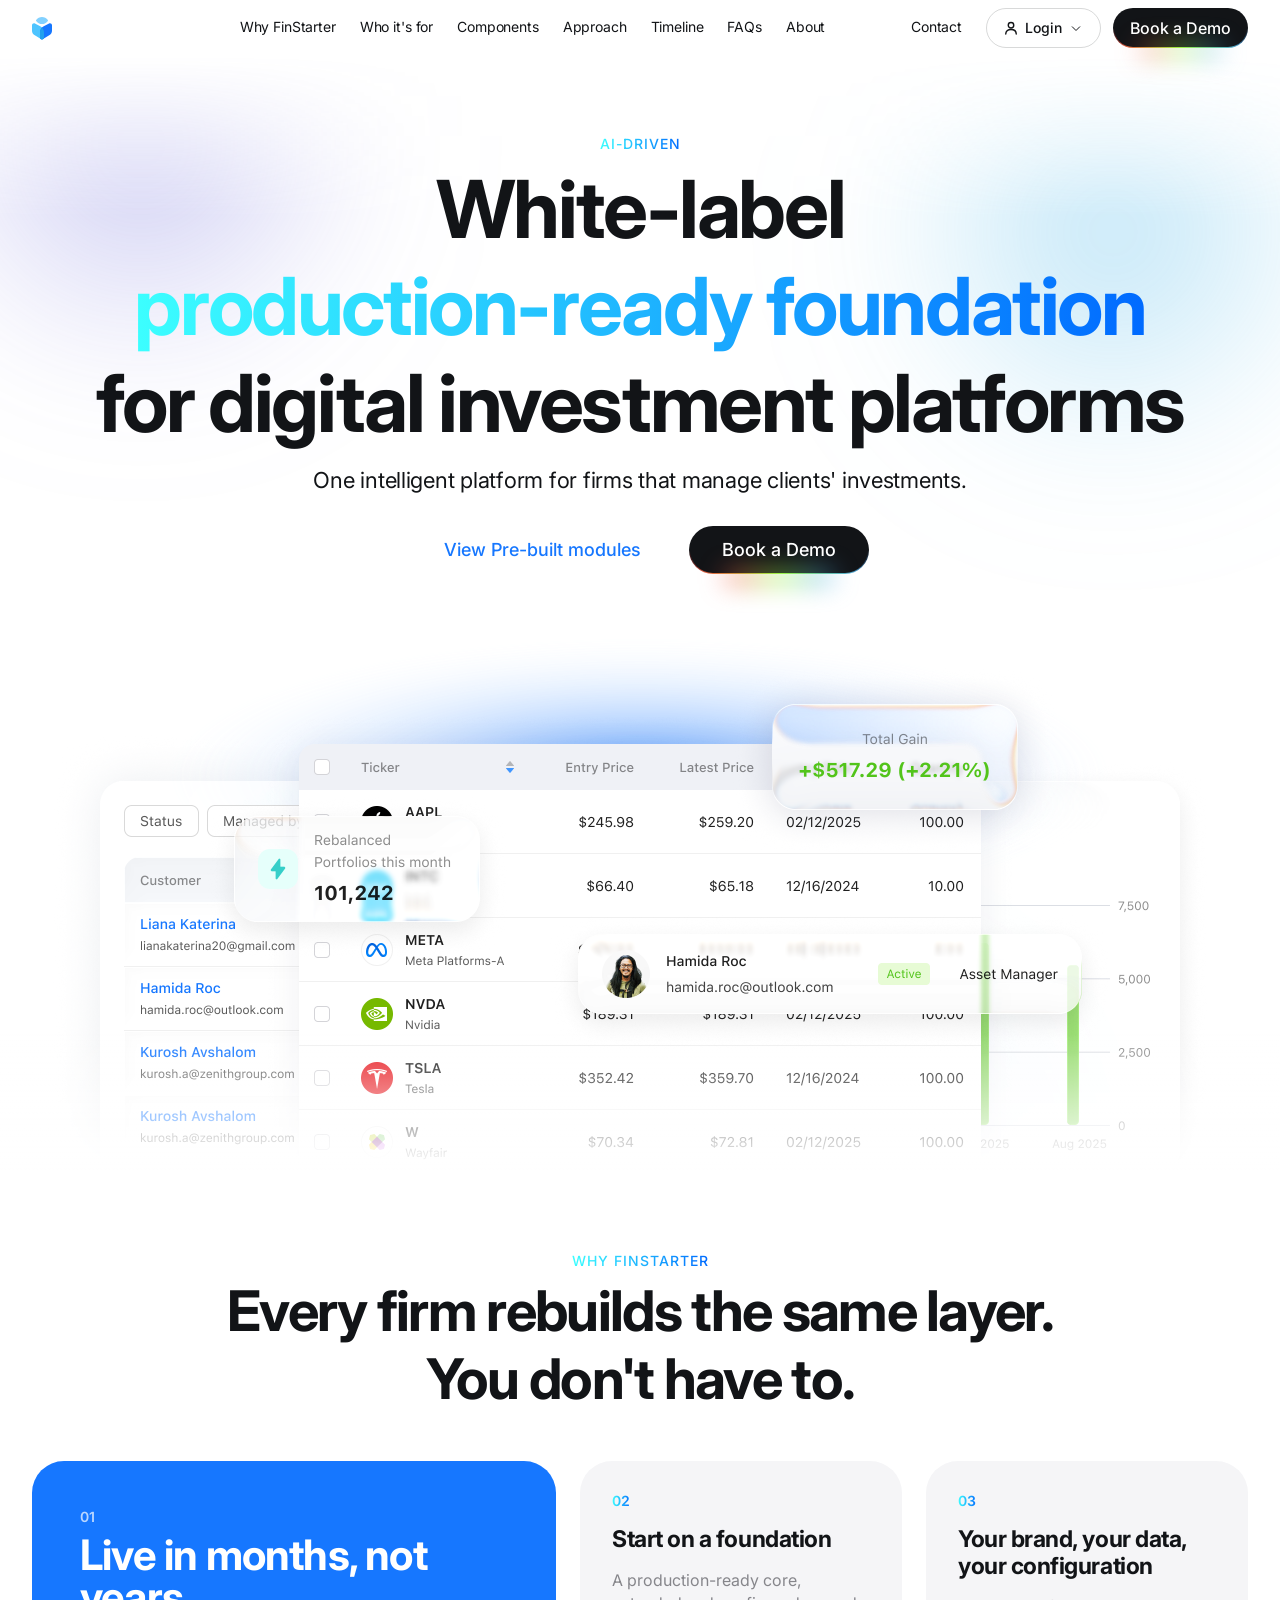
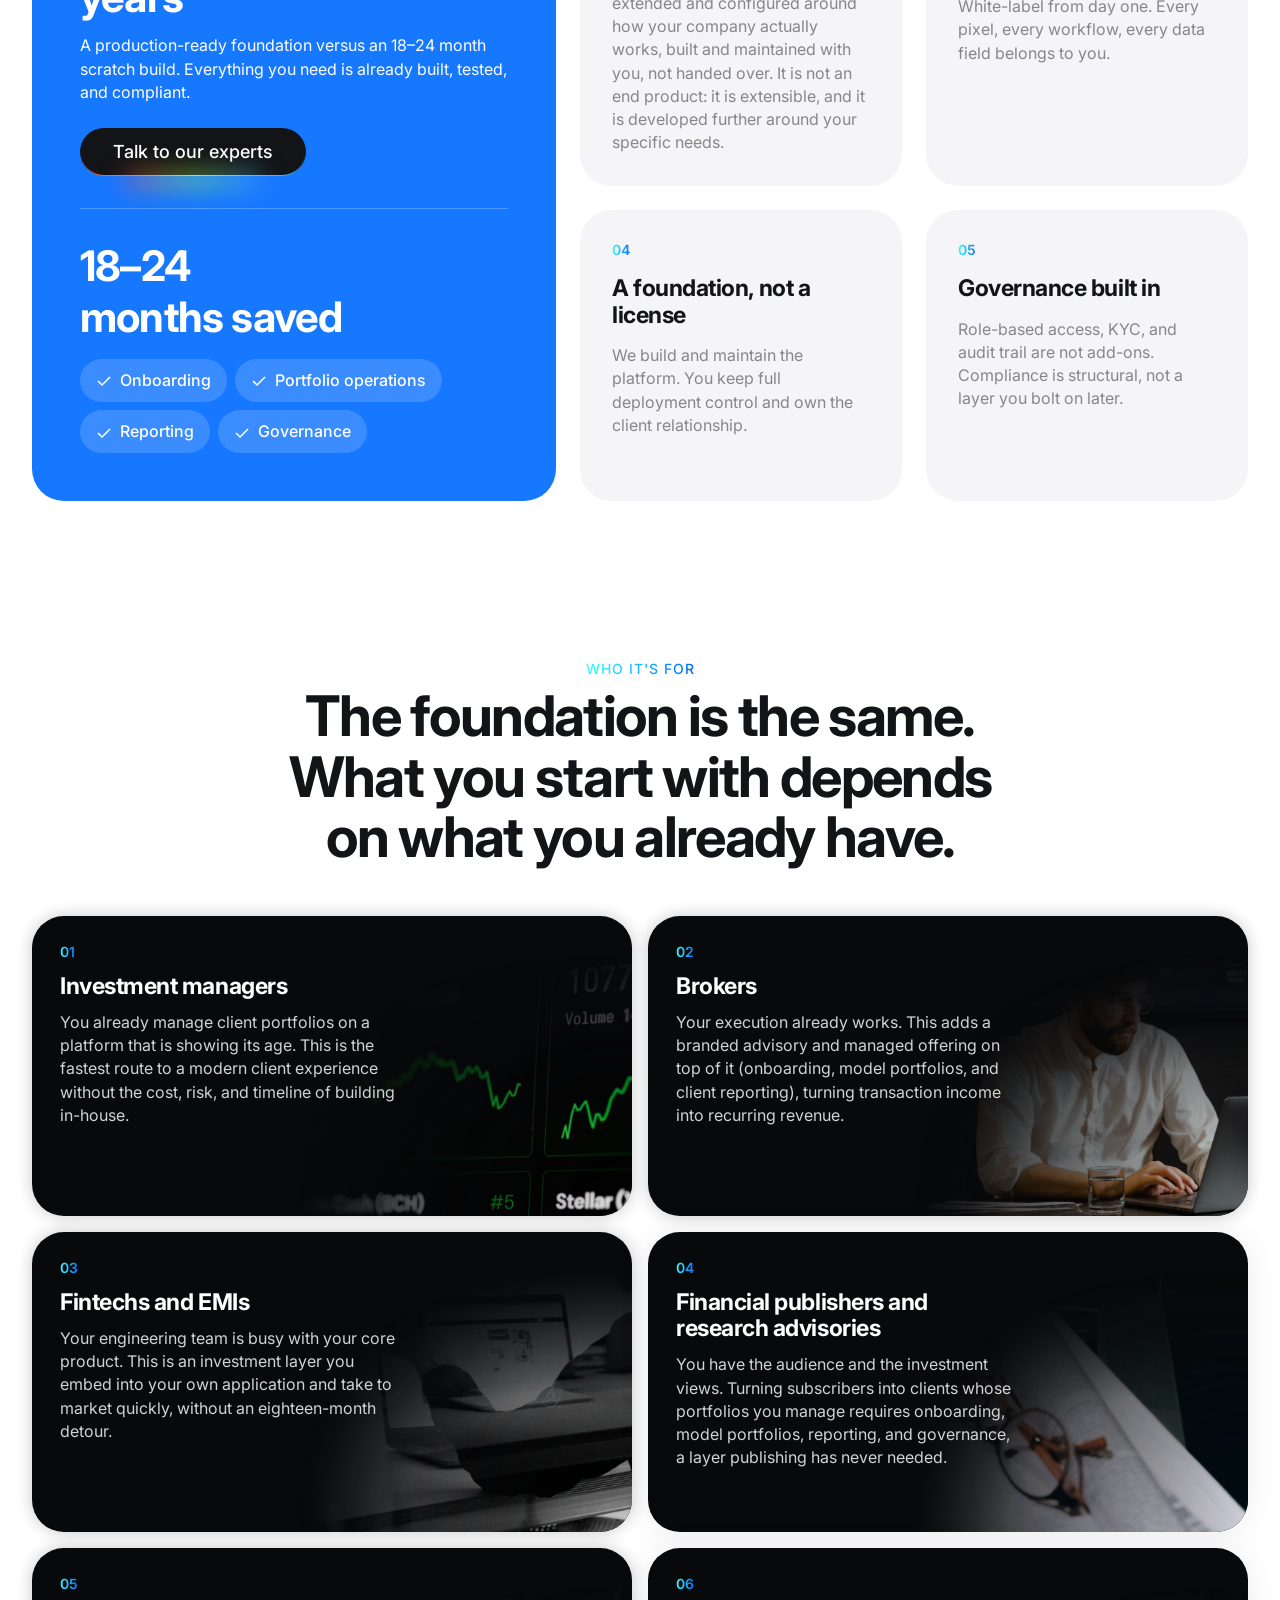
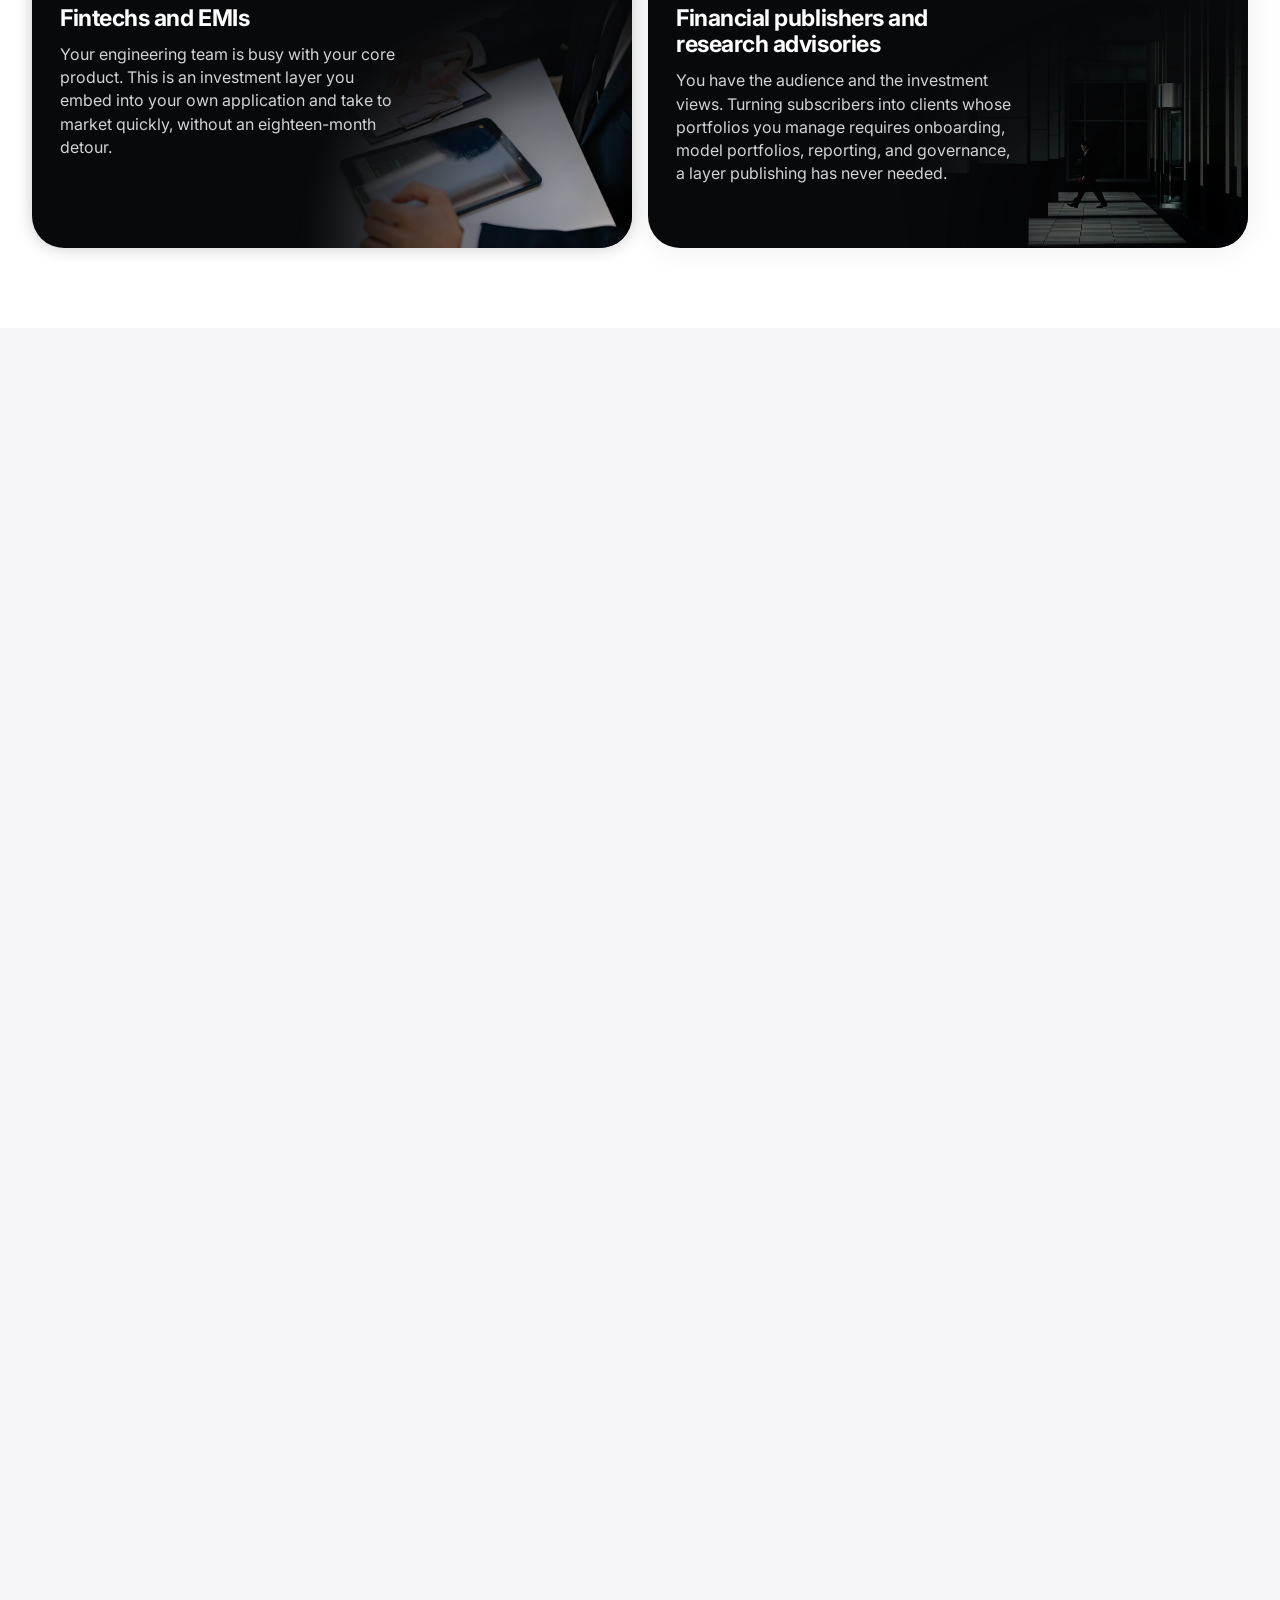
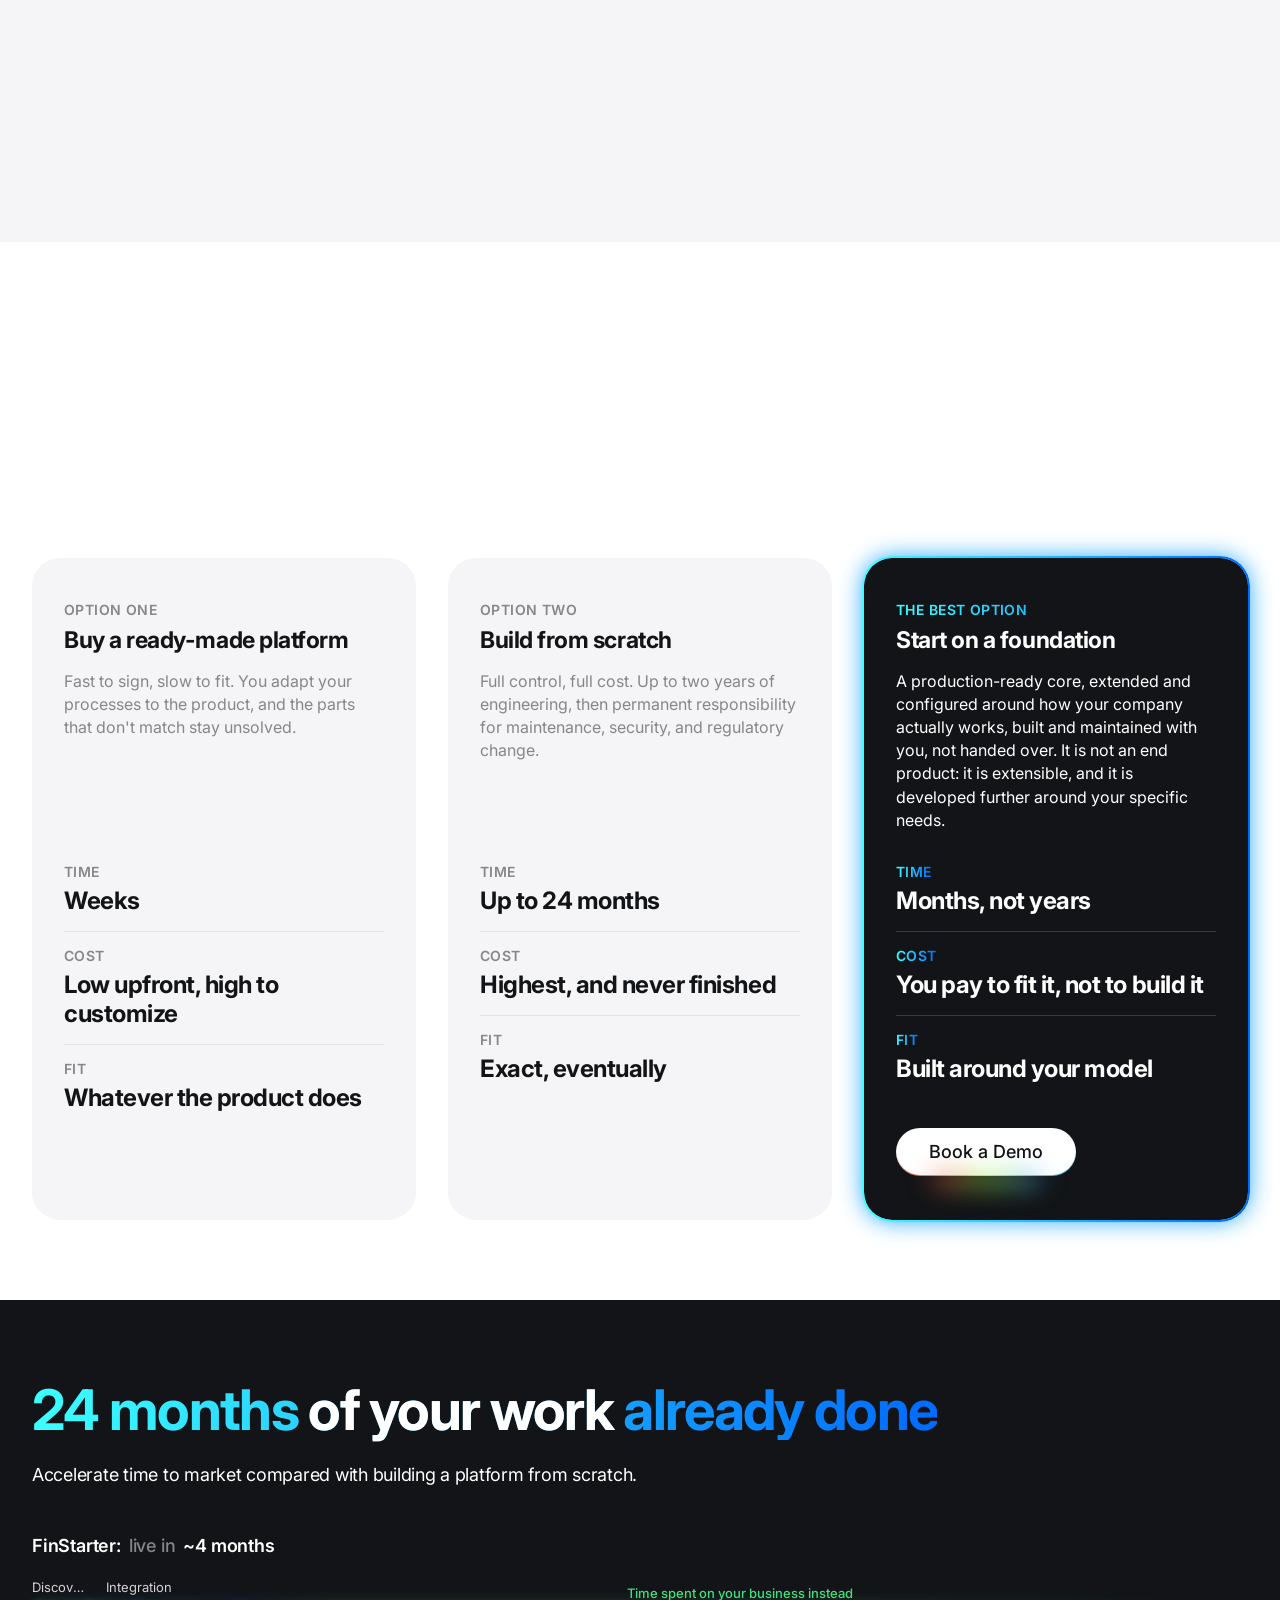
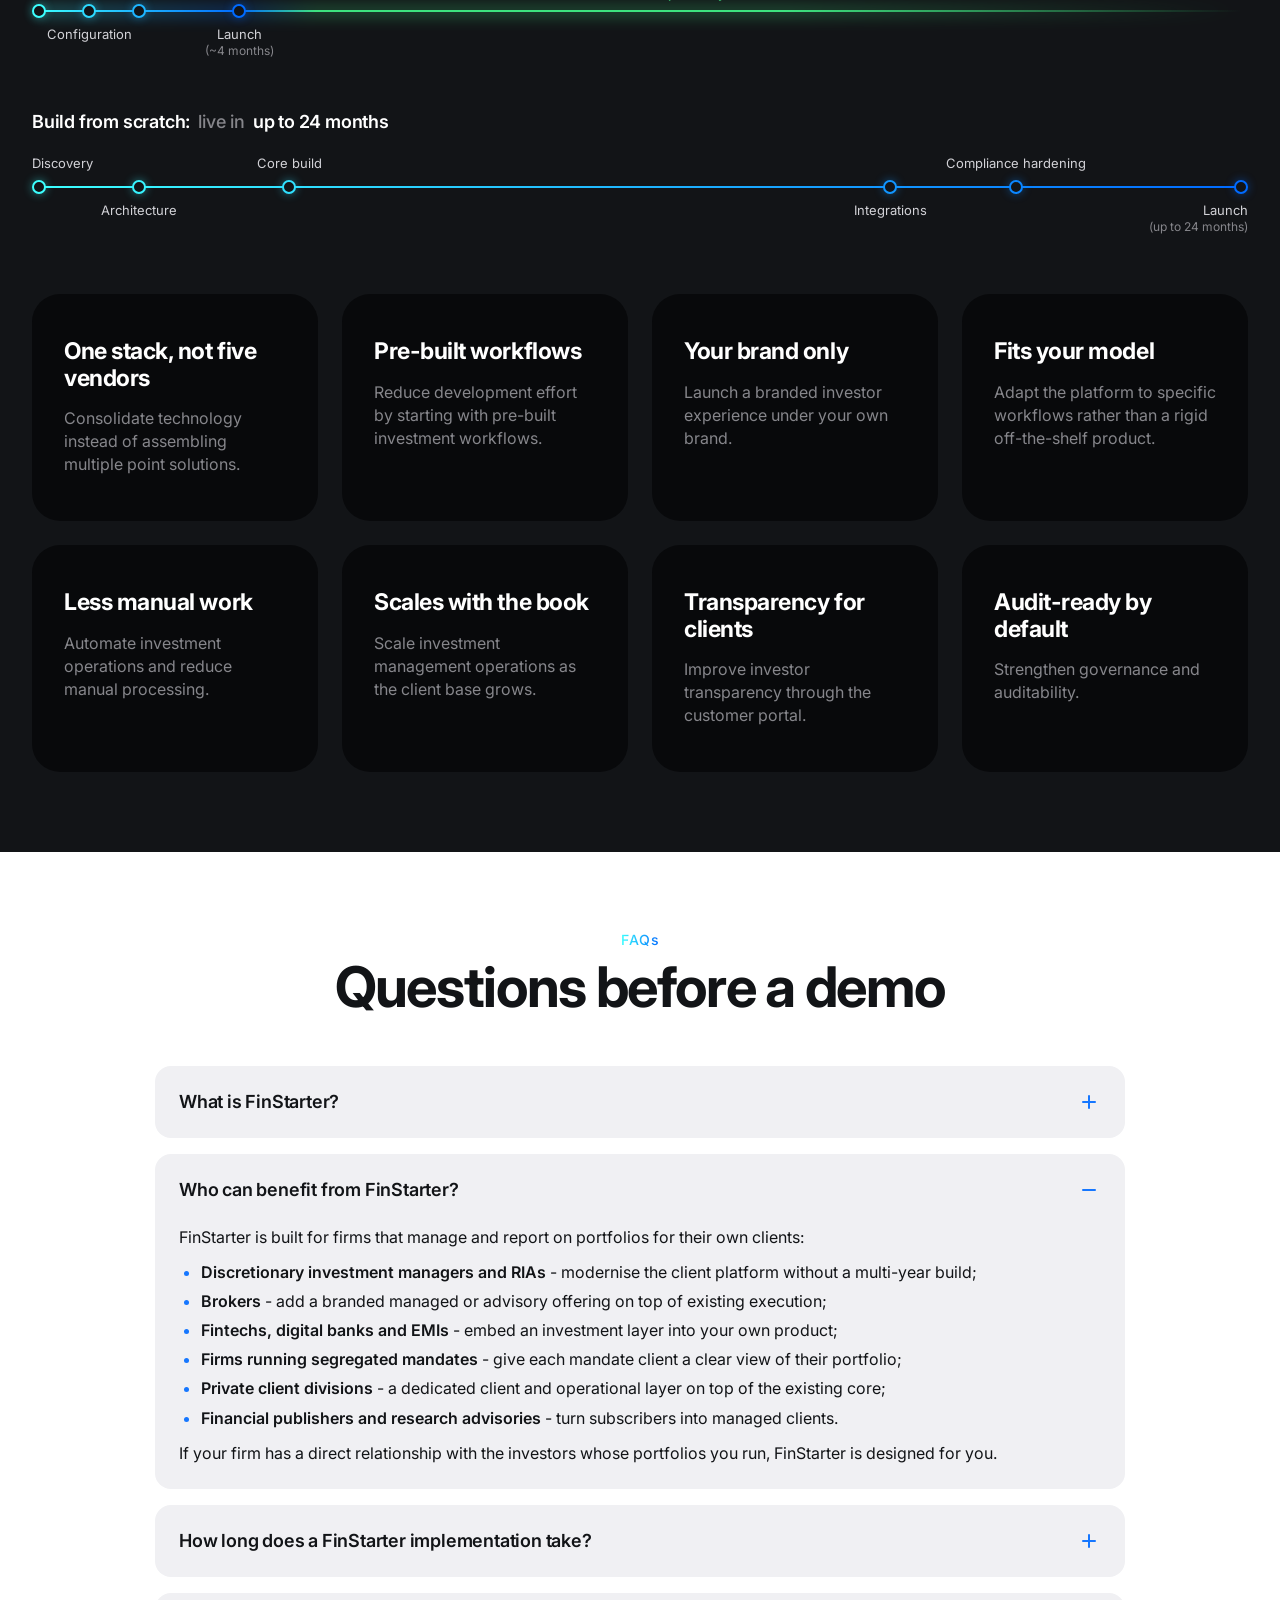
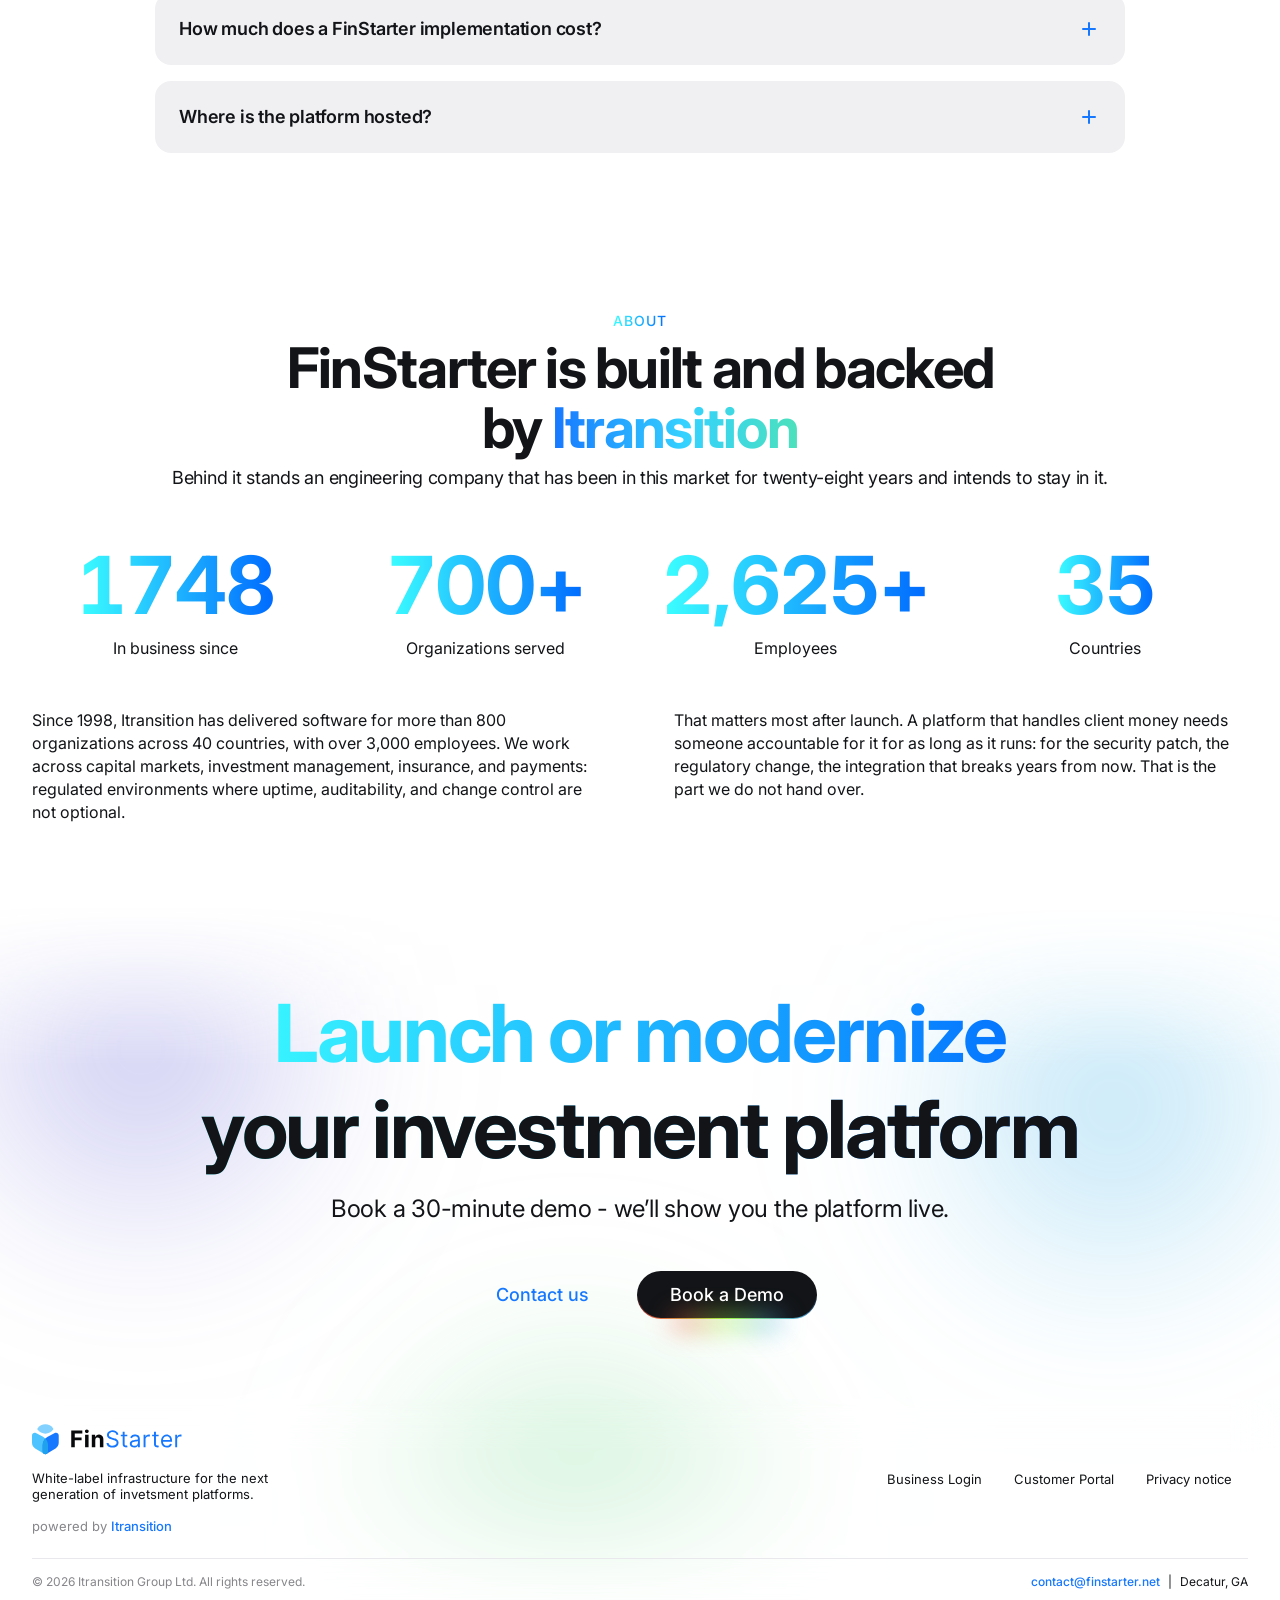
<file: index.html>
<!DOCTYPE html>
<html lang="en">
<head>
<meta charset="UTF-8">
<meta name="viewport" content="width=device-width, initial-scale=1">
<title>FinStarter</title>
<link rel="preconnect" href="https://fonts.googleapis.com">
<link rel="preconnect" href="https://fonts.gstatic.com" crossorigin>
<link href="https://fonts.googleapis.com/css2?family=Inter:wght@400;500;600;700&display=swap" rel="stylesheet">
<link rel="stylesheet" href="styles.css">
<link rel="stylesheet" href="responsive.css">
<!-- dark hero (experiment, parked): re-enable with this link + class="hero-dark" on <body> -->
<!-- <link rel="stylesheet" href="hero-dark.css"> -->
<script src="site.js" defer></script>
<!-- ===================== NAVIGATION ===================== -->
<header class="nav">
  <div class="nav__wrap">
    <a class="nav__logo" href="index.html"><img class="nav__logo-dark" src="assets/logo-nav.svg" alt="FinStarter" width="116" height="24"><img class="nav__logo-light" src="assets/logo-nav-light.svg" alt="" width="116" height="24"></a>
    <nav class="nav__menu" id="site-menu">
      <a class="nav__item" href="#foundation">Why FinStarter</a>
      <a class="nav__item" href="#who">Who it's for</a>
      <a class="nav__item" href="#modules">Components</a>
      <a class="nav__item" href="#options">Approach</a>
      <a class="nav__item" href="#roadmap">Timeline</a>
      <a class="nav__item" href="#faq">FAQs</a>
      <a class="nav__item" href="#about">About</a>
      <a class="nav__item nav__item--contact" href="contact.html">Contact</a>
      <a class="nav__item nav__item--login" href="https://app.finstarter.net/login">Business login</a>
      <a class="nav__item nav__item--login" href="https://app.finstarter.net/client-login">Customer portal</a>
    </nav>
    <div class="nav__actions">
      <a class="nav__item nav__contact" href="contact.html">Contact</a>
      <div class="nav__login">
        <button class="nav__loginbtn" type="button" aria-haspopup="true" aria-expanded="false" aria-controls="login-menu"><svg class="nav__usericon" width="16" height="16" viewBox="0 0 16 16" fill="none" aria-hidden="true"><circle cx="8" cy="5.25" r="2.75" stroke="currentColor" stroke-width="1.4"/><path d="M2.75 14c0-2.9 2.35-4.5 5.25-4.5s5.25 1.6 5.25 4.5" stroke="currentColor" stroke-width="1.4" stroke-linecap="round"/></svg>Login<svg class="nav__chevron" width="16" height="16" viewBox="0 0 16 16" fill="none" aria-hidden="true"><path d="M4 6.5L8 10.5L12 6.5" stroke="currentColor"/></svg></button>
        <div class="dropdown dropdown--login" id="login-menu">
          <div class="dropdown__group">
            <a class="dropdown__item" href="https://app.finstarter.net/login">Business login</a>
            <a class="dropdown__item" href="https://app.finstarter.net/client-login">Customer portal</a>
          </div>
        </div>
      </div>
      <a class="nav__btn" href="#demo" data-open-demo>Book a Demo</a>
    </div>
    <button class="nav__burger" type="button" aria-label="Open menu" aria-expanded="false" aria-controls="site-menu"><span></span><span></span><span></span></button>
  </div>
</header>

<!-- ===================== HERO ===================== -->
<section class="hero">
  <!-- soft blurred shapes drifting behind the hero (styles.css: BLOBS) -->
  <div class="blobs" aria-hidden="true"><i class="blob blob--1"></i><i class="blob blob--2"></i><i class="blob blob--3"></i><i class="blob blob--4"></i></div>
  <div class="hero__content">
    <div class="hero__title">
      <div class="hero__h1group">
        <div class="eyebrow-row"><span class="eyebrow">AI-DRIVEN</span></div>
        <h1 class="hero__h1">White-label <br><span class="gt">production-ready foundation</span> <br>for digital investment platforms</h1>
      </div>
      <p class="hero__sub">One intelligent platform for firms that manage clients' investments.</p>
    </div>
    <div class="btn-row">
      <a class="btn btn--link" href="#modules">View Pre-built modules</a>
      <a class="btn btn--dark" href="#demo" data-open-demo>Book a Demo</a>
    </div>
  </div>
  <div class="hero__slot">
    <!-- Figma image-slot 31:21809 (1120×550) rebuilt as layers so the glow and the cards can move:
         each PNG is the Figma render of one card incl. its shadow; positions = render bounds in % of the slot -->
    <div class="hero__scene" aria-hidden="true">
      <div class="hero__glow"></div>
      <img class="hs hs--customers" src="assets/hero/customers.png" alt="" width="736" height="496">
      <img class="hs hs--table" src="assets/hero/table.png" alt="" width="886" height="488">
      <img class="hs hs--positions" src="assets/hero/positions.png" alt="" width="762" height="509">
      <img class="hs hs--employee" src="assets/hero/employee.png" alt="" width="608" height="184">
      <img class="hs hs--stat1" src="assets/hero/stat-1.png" alt="" width="350" height="210">
      <img class="hs hs--stat2" src="assets/hero/stat-2.png" alt="" width="326" height="186">
    </div>
  </div>
  <div class="hero__fade"></div>
</section>

<!-- ===================== WHY START ON A FOUNDATION ===================== -->
<section class="section why" id="foundation">
  <div class="h2group">
    <span class="eyebrow">Why FinStarter</span>
    <h2 class="h2 h2--intrinsic">Every firm rebuilds the same layer. <br>You don't have to.</h2>
  </div>
  <div class="why__wrap">
    <div class="why__accent">
      <div class="why__block1">
        <div class="why__spantext">
          <div class="why__num">01</div>
          <div class="why__txt">
            <h3 class="why__h3">Live in months, not years</h3>
            <p class="why__sub">A production-ready foundation versus an 18–24 month scratch build. Everything you need is already built, tested, and compliant.</p>
          </div>
        </div>
        <a class="btn btn--dark" href="#demo" data-open-demo>Talk to our experts</a>
      </div>
      <div class="why__divider"></div>
      <div class="why__block2">
        <div class="why__saved">18–24 <br>months saved</div>
        <div class="why__badges">
          <span class="pill"><img src="assets/check.svg" alt="" width="16" height="16">Onboarding</span>
          <span class="pill"><img src="assets/check.svg" alt="" width="16" height="16">Portfolio operations</span>
          <span class="pill"><img src="assets/check.svg" alt="" width="16" height="16">Reporting</span>
          <span class="pill"><img src="assets/check.svg" alt="" width="16" height="16">Governance</span>
        </div>
      </div>
    </div>
    <div class="why__grid">
      <div class="why__row">
        <div class="why__card">
          <span class="why__cardnum gt">02</span>
          <h4 class="why__h4">Start on a foundation</h4>
          <p class="why__p">A production-ready core, extended and configured around how your company actually works, built and maintained with you, not handed over. It is not an end product: it is extensible, and it is developed further around your specific needs.</p>
        </div>
        <div class="why__card">
          <span class="why__cardnum gt">03</span>
          <h4 class="why__h4">Your brand, your data, your configuration</h4>
          <p class="why__p">White-label from day one. Every pixel, every workflow, every data field belongs to you.</p>
        </div>
      </div>
      <div class="why__row">
        <div class="why__card">
          <span class="why__cardnum gt">04</span>
          <h4 class="why__h4">A foundation, not a license</h4>
          <p class="why__p">We build and maintain the platform. You keep full deployment control and own the client relationship.</p>
        </div>
        <div class="why__card">
          <span class="why__cardnum gt">05</span>
          <h4 class="why__h4">Governance built in</h4>
          <p class="why__p">Role-based access, KYC, and audit trail are not add-ons. Compliance is structural, not a layer you bolt on later.</p>
        </div>
      </div>
    </div>
  </div>
</section>

<!-- ===================== COMPANIES THIS WORKS FOR ===================== -->
<section class="section companies" id="who">
  <div class="h2group">
    <span class="eyebrow">Who it's for</span>
    <h2 class="h2 h2--px">The foundation is the same. <br>What you start with depends <br>on what you already have.</h2>
  </div>
  <div class="companies__row">
    <article class="ccard ccard--shadow-a">
      <picture class="ccard__pic"><source media="(max-width: 1680px)" srcset="assets/company-wide-1.webp"><img class="ccard__img" src="assets/company-1.png" alt=""></picture>
      <span class="ccard__num gt">01</span>
      <h4 class="ccard__h4">Investment managers</h4>
      <p class="ccard__p">You already manage client portfolios on a platform that is showing its age. This is the fastest route to a modern client experience without the cost, risk, and timeline of building in-house.</p>
    </article>
    <article class="ccard ccard--shadow-a">
      <picture class="ccard__pic"><source media="(max-width: 1680px)" srcset="assets/company-wide-2.webp"><img class="ccard__img" src="assets/company-2.png" alt=""></picture>
      <span class="ccard__num gt">02</span>
      <h4 class="ccard__h4">Brokers</h4>
      <p class="ccard__p">Your execution already works. This adds a branded advisory and managed offering on top of it (onboarding, model portfolios, and client reporting), turning transaction income into recurring revenue.</p>
    </article>
    <article class="ccard ccard--shadow-a">
      <picture class="ccard__pic"><source media="(max-width: 1680px)" srcset="assets/company-wide-3.webp"><img class="ccard__img" src="assets/company-3.png" alt=""></picture>
      <span class="ccard__num gt">03</span>
      <h4 class="ccard__h4">Fintechs and EMIs</h4>
      <p class="ccard__p">Your engineering team is busy with your core product. This is an investment layer you embed into your own application and take to market quickly, without an eighteen-month detour.</p>
    </article>
    <article class="ccard ccard--shadow-b">
      <picture class="ccard__pic"><source media="(max-width: 1680px)" srcset="assets/company-wide-4.webp"><img class="ccard__img" src="assets/company-4.png" alt=""></picture>
      <span class="ccard__num gt">04</span>
      <h4 class="ccard__h4">Financial publishers and research advisories</h4>
      <p class="ccard__p">You have the audience and the investment views. Turning subscribers into clients whose portfolios you manage requires onboarding, model portfolios, reporting, and governance, a layer publishing has never needed.</p>
    </article>
    <article class="ccard ccard--shadow-a">
      <picture class="ccard__pic"><source media="(max-width: 1680px)" srcset="assets/company-wide-5.webp"><img class="ccard__img" src="assets/company-5.png" alt=""></picture>
      <span class="ccard__num gt">05</span>
      <h4 class="ccard__h4">Fintechs and EMIs</h4>
      <p class="ccard__p">Your engineering team is busy with your core product. This is an investment layer you embed into your own application and take to market quickly, without an eighteen-month detour.</p>
    </article>
    <article class="ccard ccard--shadow-b">
      <picture class="ccard__pic"><source media="(max-width: 1680px)" srcset="assets/company-wide-6.webp"><img class="ccard__img" src="assets/company-6.png" alt=""></picture>
      <span class="ccard__num gt">06</span>
      <h4 class="ccard__h4">Financial publishers and research advisories</h4>
      <p class="ccard__p">You have the audience and the investment views. Turning subscribers into clients whose portfolios you manage requires onboarding, model portfolios, reporting, and governance, a layer publishing has never needed.</p>
    </article>
  </div>
</section>

<!-- ===================== FEATURES ===================== -->
<section class="section features" id="modules">
  <div class="h2group">
    <span class="eyebrow">Components</span>
    <h2 class="h2 h2--intrinsic features__h2"><span class="gt-slice">As full and as flexible as you need </span><br>it to be, from day one.</h2>
    <p class="desc desc--1200">Eight modules, each built around a problem every investment firm knows.</p>
  </div>
  <div class="features__cards">
    <article class="fcard">
      <div class="fcard__img"><picture><source media="(min-width: 641px) and (max-width: 768px)" srcset="assets/feature-cards/portrait/client-portal.png"><img src="assets/feature-cards/client-portal.png" alt="" width="438" height="296"></picture></div>
      <div class="fcard__body">
        <div class="fcard__text">
          <h3 class="fcard__h3">Client portal</h3>
          <p class="fcard__p">•  Branded investor portal with portfolios, holdings and performance
•  Self-service account opening with digital onboarding and KYC
•  Statements, reports and documents in one place</p>
        </div>
      </div>
    </article>
    <article class="fcard">
      <div class="fcard__img"><picture><source media="(min-width: 641px) and (max-width: 768px)" srcset="assets/feature-cards/portrait/lifecycle.png"><img src="assets/feature-cards/lifecycle.png" alt="" width="438" height="296"></picture></div>
      <div class="fcard__body">
        <div class="fcard__text">
          <h3 class="fcard__h3">Customer and lifecycle management</h3>
          <p class="fcard__p">•  Unified client profiles with complete history
•  Relationship and account structures
•  Top-ups, withdrawals, transfers and closures as tracked workflows</p>
        </div>
      </div>
    </article>
    <article class="fcard">
      <div class="fcard__img"><picture><source media="(min-width: 641px) and (max-width: 768px)" srcset="assets/feature-cards/portrait/portfolio.png"><img src="assets/feature-cards/portfolio.png" alt="" width="438" height="296"></picture></div>
      <div class="fcard__body">
        <div class="fcard__text">
          <h3 class="fcard__h3">Portfolio management</h3>
          <p class="fcard__p">•  Positions, holdings and portfolio valuation for every account
•  Portfolio construction, allocation and rebalancing tools
•  Performance analytics, attribution and NAV history</p>
        </div>
      </div>
    </article>
    <article class="fcard">
      <div class="fcard__img"><picture><source media="(min-width: 641px) and (max-width: 768px)" srcset="assets/feature-cards/portrait/model-engine.png"><img src="assets/feature-cards/model-engine.png" alt="" width="438" height="296"></picture></div>
      <div class="fcard__body">
        <div class="fcard__text">
          <h3 class="fcard__h3">Model portfolio engine</h3>
          <p class="fcard__p">•  Centralised model strategies with versioning
•  Models assigned to client accounts
•  Changes propagated across accounts, with drift monitoring</p>
        </div>
      </div>
    </article>
    <article class="fcard">
      <div class="fcard__img"><picture><source media="(min-width: 641px) and (max-width: 768px)" srcset="assets/feature-cards/portrait/ai-strategy.png"><img src="assets/feature-cards/ai-strategy.png" alt="" width="438" height="296"></picture></div>
      <div class="fcard__body">
        <div class="fcard__text">
          <h3 class="fcard__h3">AI strategy validation</h3>
          <p class="fcard__p">•  Historical back-tests and scenario simulation
•  Side-by-side comparison of strategy variants before deployment
•  Analytical only – no investment advice, no market forecasts</p>
        </div>
      </div>
    </article>
    <article class="fcard">
      <div class="fcard__img"><picture><source media="(min-width: 641px) and (max-width: 768px)" srcset="assets/feature-cards/portrait/operational.png"><img src="assets/feature-cards/operational.png" alt="" width="438" height="296"></picture></div>
      <div class="fcard__body">
        <div class="fcard__text">
          <h3 class="fcard__h3">Operational intelligence</h3>
          <p class="fcard__p">•  AUM tracking and growth analytics
•  Automated dashboards for portfolios and clients
•  Operational reporting and workflow automation</p>
        </div>
      </div>
    </article>
    <article class="fcard">
      <div class="fcard__img"><picture><source media="(min-width: 641px) and (max-width: 768px)" srcset="assets/feature-cards/portrait/audit.png"><img src="assets/feature-cards/audit.png" alt="" width="438" height="296"></picture></div>
      <div class="fcard__body">
        <div class="fcard__text">
          <h3 class="fcard__h3">Audit and event transparency</h3>
          <p class="fcard__p">•  Tamper-evident, timestamped trail of every system event
•  Full change history: who, what, when
•  Configurable retention and audit-ready reporting</p>
        </div>
      </div>
    </article>
    <article class="fcard">
      <div class="fcard__img"><picture><source media="(min-width: 641px) and (max-width: 768px)" srcset="assets/feature-cards/portrait/governance.png"><img src="assets/feature-cards/governance.png" alt="" width="438" height="296"></picture></div>
      <div class="fcard__body">
        <div class="fcard__text">
          <h3 class="fcard__h3">Governance and RBAC</h3>
          <p class="fcard__p">•  Role-based access across the platform
•  Permission boundaries defined by role
•  Access reviews and reporting</p>
        </div>
      </div>
    </article>
  </div>
</section>

<!-- ===================== THREE WAYS ===================== -->
<section class="section three" id="options">
  <div class="h2group">
    <span class="eyebrow">Approach</span>
    <div class="h2group__inner">
      <h2 class="h2 h2--px h2--940">Three ways to a live platform</h2>
      <p class="desc desc--1200">We have developed a foundation for companies that, for various reasons, are not ready to use off-the-shelf solutions. Ready-made products are not always the right fit. They may lack the functionality you need, and customizing them can be expensive. So what should these companies do? Build from scratch? That is costly, takes a long time to develop, and creates ongoing maintenance challenges. We offer an alternative. Our foundation is not an end product. It is extensible, and it is customized and developed further around your specific needs.</p>
    </div>
  </div>
  <div class="three__row">
    <article class="ocard">
      <div class="ocard__top">
        <div class="ocard__label">OPTION ONE</div>
        <div class="ocard__hp">
          <h4 class="ocard__h4">Buy a ready-made platform</h4>
          <div class="ocard__pbox"><p class="ocard__p">Fast to sign, slow to fit. You adapt your processes to the product, and the parts that don't match stay unsolved.</p></div>
        </div>
      </div>
      <div class="ocard__rows">
        <div class="ocard__r"><span class="ocard__rl">TIME</span><span class="ocard__rv">Weeks</span></div>
        <div class="ocard__sep"></div>
        <div class="ocard__r"><span class="ocard__rl">COST</span><span class="ocard__rv">Low upfront, high to customize</span></div>
        <div class="ocard__sep"></div>
        <div class="ocard__r"><span class="ocard__rl">FIT</span><span class="ocard__rv">Whatever the product does</span></div>
      </div>
    </article>
    <article class="ocard">
      <div class="ocard__top">
        <div class="ocard__label">OPTION TWO</div>
        <div class="ocard__hp">
          <h4 class="ocard__h4">Build from scratch</h4>
          <div class="ocard__pbox"><p class="ocard__p">Full control, full cost. Up to two years of engineering, then permanent responsibility for maintenance, security, and regulatory change.</p></div>
        </div>
      </div>
      <div class="ocard__rows">
        <div class="ocard__r"><span class="ocard__rl">TIME</span><span class="ocard__rv">Up to 24 months</span></div>
        <div class="ocard__sep"></div>
        <div class="ocard__r"><span class="ocard__rl">COST</span><span class="ocard__rv">Highest, and never finished</span></div>
        <div class="ocard__sep"></div>
        <div class="ocard__r"><span class="ocard__rl">FIT</span><span class="ocard__rv">Exact, eventually</span></div>
      </div>
    </article>
    <article class="ocard ocard--best">
      <div class="ocard__best-inner">
        <div class="ocard__top">
          <div class="ocard__label gt-block">THE BEST OPTION</div>
          <div class="ocard__hp">
            <h4 class="ocard__h4">Start on a foundation</h4>
            <div class="ocard__pbox"><p class="ocard__p">A production-ready core, extended and configured around how your company actually works, built and maintained with you, not handed over. It is not an end product: it is extensible, and it is developed further around your specific needs.</p></div>
          </div>
        </div>
        <div class="ocard__rows">
          <div class="ocard__r"><span class="ocard__rl gt">TIME</span><span class="ocard__rv">Months, not years</span></div>
          <div class="ocard__sep"></div>
          <div class="ocard__r"><span class="ocard__rl gt">COST</span><span class="ocard__rv">You pay to fit it, not to build it</span></div>
          <div class="ocard__sep"></div>
          <div class="ocard__r"><span class="ocard__rl gt">FIT</span><span class="ocard__rv">Built around your model</span></div>
        </div>
      </div>
      <a class="btn btn--white" href="#demo" data-open-demo>Book a Demo</a>
    </article>
  </div>
</section>

<!-- ===================== 24 MONTHS ===================== -->
<section class="section months" id="roadmap">
  <div class="months__top">
    <div class="months__left">
      <h2 class="months__h2">24 months <span class="months__white">of your work</span> already done</h2>
      <p class="months__sub">Accelerate time to market compared with building a platform from scratch.</p>
    </div>
  </div>
  <!-- Roadmaps: both tracks are 24 months long; every stop sits at its month (--at) on that scale -->
  <div class="months__maps">
    <div class="rmap rmap--fade" style="--total: 24; --span: 4">
      <div class="rmap__head"><span class="rmap__who">FinStarter:</span><span class="rmap__muted">live in</span><span class="rmap__eta">~4 months</span></div>
      <div class="rmap__track">
        <div class="rmap__line"></div>
        <div class="rmap__note" style="--from: 4; --to: 24">Time spent on your business instead</div>
        <div class="rmap__stop rmap__stop--top rmap__stop--start" style="--at: 0"><span class="rmap__node"></span><span class="rmap__label"><span>Discovery</span></span></div>
        <div class="rmap__stop rmap__stop--bottom" style="--at: 1"><span class="rmap__node"></span><span class="rmap__label"><span>Configuration</span></span></div>
        <div class="rmap__stop rmap__stop--top" style="--at: 2"><span class="rmap__node"></span><span class="rmap__label"><span>Integration</span></span></div>
        <div class="rmap__stop rmap__stop--bottom rmap__stop--launch" style="--at: 4"><span class="rmap__node"></span><span class="rmap__label"><span>Launch</span><small>(~4 months)</small></span></div>
      </div>
    </div>
    <div class="rmap" style="--total: 24; --lag: 0.6s">
      <div class="rmap__head"><span class="rmap__who">Build from scratch:</span><span class="rmap__muted">live in</span><span class="rmap__eta">up to 24 months</span></div>
      <div class="rmap__track">
        <div class="rmap__line"></div>
        <div class="rmap__stop rmap__stop--top rmap__stop--start" style="--at: 0"><span class="rmap__node"></span><span class="rmap__label"><span>Discovery</span></span></div>
        <div class="rmap__stop rmap__stop--bottom" style="--at: 2"><span class="rmap__node"></span><span class="rmap__label"><span>Architecture</span></span></div>
        <div class="rmap__stop rmap__stop--top" style="--at: 5"><span class="rmap__node"></span><span class="rmap__label"><span>Core build</span></span></div>
        <div class="rmap__stop rmap__stop--bottom" style="--at: 17"><span class="rmap__node"></span><span class="rmap__label"><span>Integrations</span></span></div>
        <div class="rmap__stop rmap__stop--top" style="--at: 19.5"><span class="rmap__node"></span><span class="rmap__label"><span>Compliance hardening</span></span></div>
        <div class="rmap__stop rmap__stop--bottom rmap__stop--launch rmap__stop--end" style="--at: 24"><span class="rmap__node"></span><span class="rmap__label"><span>Launch</span><small>(up to 24 months)</small></span></div>
      </div>
    </div>
  </div>
  <div class="months__grid">
    <div class="months__row">
      <article class="mcard"><h4 class="mcard__h4">One stack, not five vendors</h4><p class="mcard__p">Consolidate technology instead of assembling multiple point solutions.</p></article>
      <article class="mcard"><h4 class="mcard__h4">Pre-built workflows</h4><p class="mcard__p">Reduce development effort by starting with pre-built investment workflows.</p></article>
      <article class="mcard"><h4 class="mcard__h4">Your brand only</h4><p class="mcard__p">Launch a branded investor experience under your own brand.</p></article>
      <article class="mcard"><h4 class="mcard__h4">Fits your model</h4><p class="mcard__p">Adapt the platform to specific workflows rather than a rigid off-the-shelf product.</p></article>
    </div>
    <div class="months__row">
      <article class="mcard"><h4 class="mcard__h4">Less manual work</h4><p class="mcard__p">Automate investment operations and reduce manual processing.</p></article>
      <article class="mcard"><h4 class="mcard__h4">Scales with the book</h4><p class="mcard__p">Scale investment management operations as the client base grows.</p></article>
      <article class="mcard"><h4 class="mcard__h4">Transparency for clients</h4><p class="mcard__p">Improve investor transparency through the customer portal.</p></article>
      <article class="mcard"><h4 class="mcard__h4">Audit-ready by default</h4><p class="mcard__p">Strengthen governance and auditability.</p></article>
    </div>
  </div>
</section>

<!-- ===================== FAQ ===================== -->
<section class="section faq" id="faq">
  <div class="h2group">
    <span class="eyebrow eyebrow--nocase">FAQs</span>
    <div class="h2group__inner">
      <h2 class="h2 h2--px h2--940">Questions before a demo</h2>
    </div>
  </div>
  <div class="faq__list">
    <div class="qa">
      <button class="qa__head" type="button" aria-expanded="false" aria-controls="qa-1">
        <h4 class="qa__q">What is FinStarter?</h4>
        <span class="qa__icon" aria-hidden="true"></span>
      </button>
      <div class="qa__body" id="qa-1"><div class="qa__answer"><p>FinStarter is a white-label, production-ready foundation for digital investment platforms. Investment managers, brokers and fintechs start with what every firm otherwise builds from scratch - client portal with digital onboarding and KYC, portfolio and model management, analytics and reporting - and get a branded platform configured to their business in months, not years.</p>
<p>Compliance is built in, not bolted on: a tamper-evident audit trail with configurable retention, role-based access control and orchestrated KYC and sanctions screening give your firm the evidence regulators ask for. The regulatory obligations stay yours - FinStarter gives you the means to meet them.</p></div></div>
    </div>
    <div class="qa is-open">
      <button class="qa__head" type="button" aria-expanded="true" aria-controls="qa-2">
        <h4 class="qa__q">Who can benefit from FinStarter?</h4>
        <span class="qa__icon" aria-hidden="true"></span>
      </button>
      <div class="qa__body" id="qa-2"><div class="qa__answer"><p>FinStarter is built for firms that manage and report on portfolios for their own clients:</p>
<ul>
<li><b>Discretionary investment managers and RIAs</b> - modernise the client platform without a multi-year build;</li>
<li><b>Brokers</b> - add a branded managed or advisory offering on top of existing execution;</li>
<li><b>Fintechs, digital banks and EMIs</b> - embed an investment layer into your own product;</li>
<li><b>Firms running segregated mandates</b> - give each mandate client a clear view of their portfolio;</li>
<li><b>Private client divisions</b> - a dedicated client and operational layer on top of the existing core;</li>
<li><b>Financial publishers and research advisories</b> - turn subscribers into managed clients.</li>
</ul>
<p>If your firm has a direct relationship with the investors whose portfolios you run, FinStarter is designed for you.</p></div></div>
    </div>
    <div class="qa">
      <button class="qa__head" type="button" aria-expanded="false" aria-controls="qa-3">
        <h4 class="qa__q">How long does a FinStarter implementation take?</h4>
        <span class="qa__icon" aria-hidden="true"></span>
      </button>
      <div class="qa__body" id="qa-3"><div class="qa__answer"><p>It depends on how much you need to change.</p>
<ul>
<li><b>FinStarter as is - about one week.</b> We deploy the platform in your environment, apply your branding and configure the standard modules. You get a working platform you can use right away.</li>
<li><b>Extended to your requirements - typically 2-6 months.</b> When you need custom functionality, specific workflows or integrations with your custodian, OMS or data providers, we agree the scope and timeline with you individually.</li>
</ul>
<p>In both cases you start from a ready foundation rather than building from scratch - which is what usually takes firms 18-24 months.</p></div></div>
    </div>
    <div class="qa">
      <button class="qa__head" type="button" aria-expanded="false" aria-controls="qa-4">
        <h4 class="qa__q">How much does a FinStarter implementation cost?</h4>
        <span class="qa__icon" aria-hidden="true"></span>
      </button>
      <div class="qa__body" id="qa-4"><div class="qa__answer"><p>FinStarter implementation costs depend on the solution scope and the level of customization required. An as-is implementation starts at approximately $10,000. More complex requirements, such as additional integrations or custom functionality, increase the cost.</p>
<p>You are not paying only for features. FinStarter comes with the controls regulators expect a firm to evidence - a tamper-evident audit trail, role-based access control and orchestrated KYC and sanctions screening - built in from day one rather than added later at extra cost.</p>
<p>There are no per-seat fees and no fees that grow with your assets under management. Contact our consultants for an estimate based on your specific requirements.</p></div></div>
    </div>
    <div class="qa">
      <button class="qa__head" type="button" aria-expanded="false" aria-controls="qa-5">
        <h4 class="qa__q">Where is the platform hosted?</h4>
        <span class="qa__icon" aria-hidden="true"></span>
      </button>
      <div class="qa__body" id="qa-5"><div class="qa__answer"><p>Wherever you need it. FinStarter is deployed in your own environment - your cloud account on AWS, Microsoft Azure or Google Cloud, in the region you choose, or on your on-premises infrastructure. You do not rent space on a shared vendor platform, and your client data never sits in a multi-tenant system alongside other firms.</p>
<p>This keeps data residency, security policies and access under your control, which simplifies requirements such as UK GDPR, DORA and the FCA's outsourcing rules (SYSC 8).</p>
<p>If you prefer not to run the infrastructure yourself, we can host and operate the platform for you as a managed service in the region of your choice.</p></div></div>
    </div>
  </div>
</section>

<!-- ===================== BACKED BY ITRANSITION ===================== -->
<section class="section backed" id="about">
  <div class="h2group h2group--1440">
    <span class="eyebrow">About</span>
    <h2 class="h2 h2--px h2--940 backed__h2">FinStarter is built and backed <br>by <a class="rainbow" href="https://www.itransition.com/" target="_blank" rel="noopener">Itransition</a></h2>
    <p class="desc">Behind it stands an engineering company that has been in this market for twenty-eight years and intends to stay in it.</p>
  </div>
  <div class="backed__nums">
    <div class="nmbr"><span class="nmbr__v gt">1998</span><span class="nmbr__l">In business since</span></div>
    <div class="nmbr"><span class="nmbr__v gt">800+</span><span class="nmbr__l">Organizations served</span></div>
    <div class="nmbr"><span class="nmbr__v gt">3,000+</span><span class="nmbr__l">Employees</span></div>
    <div class="nmbr"><span class="nmbr__v gt">40</span><span class="nmbr__l">Countries</span></div>
  </div>
  <div class="backed__cols">
    <p class="backed__p">Since 1998, Itransition has delivered software for more than 800 organizations across 40 countries, with over 3,000 employees. We work across capital markets, investment management, insurance, and payments: regulated environments where uptime, auditability, and change control are not optional.</p>
    <p class="backed__p">That matters most after launch. A platform that handles client money needs someone accountable for it for as long as it runs: for the security patch, the regulatory change, the integration that breaks years from now. That is the part we do not hand over.</p>
  </div>
</section>

<!-- ===================== BANNER + FOOTER ===================== -->
<!-- .tail: the banner and the footer share one set of soft shapes behind them (styles.css: BLOBS) -->
<div class="tail">
<div class="blobs" aria-hidden="true"><i class="blob blob--1"></i><i class="blob blob--2"></i><i class="blob blob--3"></i></div>
<section class="section banner">
  <div class="banner__content">
    <div class="banner__title">
      <div class="banner__h1group">
        <div class="eyebrow-row"><h1 class="banner__h1"><span class="gt-slice">Launch or modernize </span><br>your investment platform</h1></div>
      </div>
      <p class="hero__sub">Book a 30-minute demo - we’ll show you the platform live.</p>
    </div>
    <div class="btn-row">
      <a class="btn btn--link" href="contact.html">Contact us</a>
      <a class="btn btn--dark" href="#demo" data-open-demo>Book a Demo</a>
    </div>
  </div>
</section>

<!-- ===================== FOOTER ===================== -->
<footer class="footer">
  <div class="footer__top">
    <div class="footer__brand">
      <a href="#"><img src="assets/logo-footer.svg" alt="FinStarter" width="155" height="32"></a>
      <p class="footer__tagline">White-label infrastructure for the next generation of invetsment platforms.</p>
      <div class="footer__powered"><span>powered by</span><a class="footer__powered-link" href="https://www.itransition.com/" target="_blank" rel="noopener">Itransition</a></div>
    </div>
    <div class="footer__cols">
      <div class="footer__col">
        <div class="footer__links footer__links--row">
          <a href="https://app.finstarter.net/login">Business Login</a>
          <a href="https://app.finstarter.net/client-login">Customer Portal</a>
          <a href="https://www.itransition.com/privacy-notice" target="_blank" rel="noopener">Privacy notice</a>

        </div>
      </div>
    </div>
  </div>
  <div class="footer__bottom">
    <span class="footer__copy">© 2026 Itransition Group Ltd. All rights reserved.</span>
    <div class="footer__contact">
      <a class="footer__mail" href="mailto:contact@finstarter.net">contact@finstarter.net</a>
      <span class="footer__sep">|</span>
      <span class="footer__loc">Decatur, GA</span>
    </div>
  </div>
</footer>
</div>

<!-- ===================== BOOK A DEMO — MODAL ===================== -->
<div class="modal" id="demo-modal" hidden>
  <div class="modal__backdrop" data-close></div>
  <div class="modal__dialog" role="dialog" aria-modal="true" aria-labelledby="demo-title" tabindex="-1">
    <button class="modal__close" type="button" data-close aria-label="Close">
      <svg width="16" height="16" viewBox="0 0 16 16" fill="none" aria-hidden="true"><path d="M3 3l10 10M13 3L3 13" stroke="currentColor" stroke-width="1.5" stroke-linecap="round"/></svg>
    </button>

    <div class="modal__view modal__view--form">
      <div class="modal__head">
        <h2 class="modal__title" id="demo-title">Book your demo</h2>
        <p class="modal__sub">30 minutes, live, configured for your business.</p>
      </div>

      <form class="form" id="demo-form" novalidate>
        <div class="field">
          <label class="field__label" for="f-name">Full name <span class="field__req" aria-hidden="true">*</span></label>
          <input class="field__input" id="f-name" name="name" type="text" placeholder="John Doe" autocomplete="name" required>
          <span class="field__error" id="f-name-err"></span>
        </div>
        <div class="field">
          <label class="field__label" for="f-email">Work email <span class="field__req" aria-hidden="true">*</span></label>
          <input class="field__input" id="f-email" name="email" type="email" placeholder="email@company.com" autocomplete="email" required>
          <span class="field__error" id="f-email-err"></span>
        </div>
        <div class="field">
          <label class="field__label" for="f-company">Company name <span class="field__req" aria-hidden="true">*</span></label>
          <input class="field__input" id="f-company" name="company" type="text" placeholder="Company" autocomplete="organization" required>
          <span class="field__error" id="f-company-err"></span>
        </div>
        <div class="field">
          <label class="field__label" for="f-phone">Phone number</label>
          <input class="field__input" id="f-phone" name="phone" type="tel" placeholder="+1 555 000 0000" autocomplete="tel">
        </div>
        <div class="field">
          <label class="field__label" for="f-message">Message</label>
          <textarea class="field__input field__input--area" id="f-message" name="message" rows="4" placeholder="Tell us about your needs"></textarea>
        </div>
        <button class="btn btn--dark form__submit" type="submit">
          <span>Book a Demo</span>
          <svg class="form__arrow" width="20" height="20" viewBox="0 0 20 20" fill="none" aria-hidden="true"><path d="M4 10h12M11 5l5 5-5 5" stroke="currentColor" stroke-width="1.5" stroke-linecap="round" stroke-linejoin="round"/></svg>
        </button>
        <p class="form__note">By submitting you agree to be contacted about FinStarter. No newsletters.</p>
      </form>
    </div>

    <div class="modal__view modal__view--done" hidden>
      <div class="done__icon" aria-hidden="true">
        <svg width="28" height="28" viewBox="0 0 28 28" fill="none"><path d="M6 14.5l5.5 5.5L22 9" stroke="currentColor" stroke-width="2" stroke-linecap="round" stroke-linejoin="round"/></svg>
      </div>
      <h2 class="modal__title">Request received</h2>
      <p class="modal__sub">Thanks! We'll get back to you within one business day to pick a time.</p>
      <button class="btn btn--dark done__close" type="button" data-close>Done</button>
    </div>
  </div>
</div>
</body>
</html>
</file>
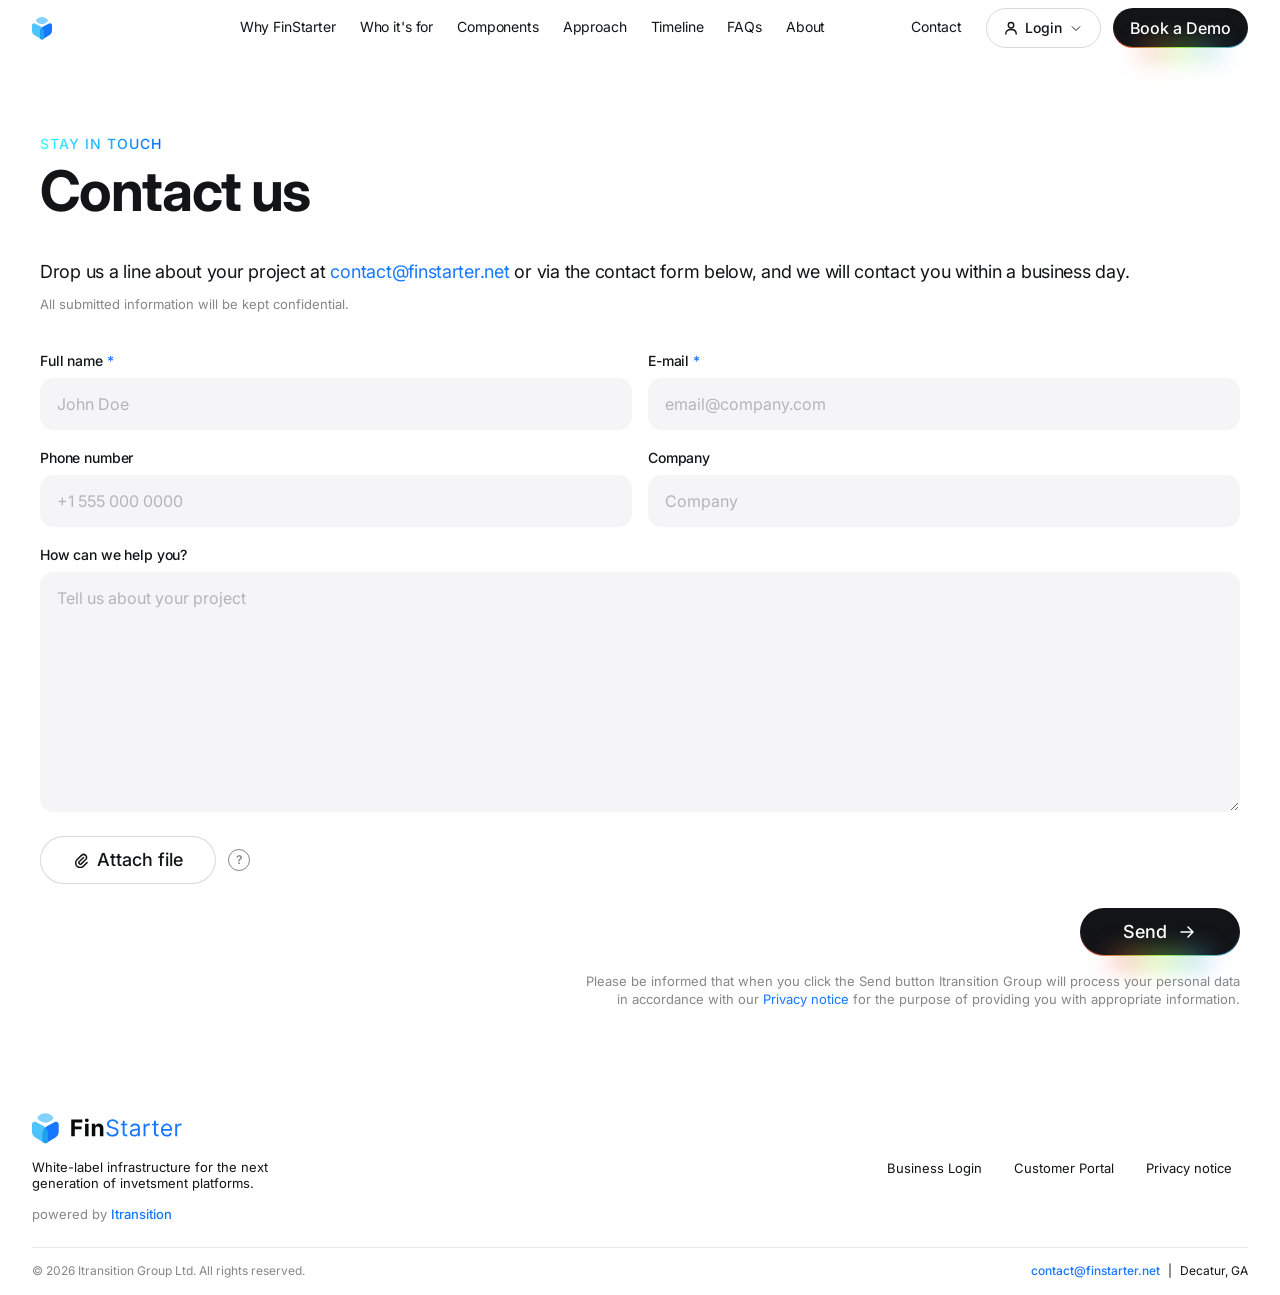
<file: contact.html>
<!DOCTYPE html>
<html lang="en">
<head>
<meta charset="UTF-8">
<meta name="viewport" content="width=device-width, initial-scale=1">
<title>Contact us - FinStarter</title>
<link rel="preconnect" href="https://fonts.googleapis.com">
<link rel="preconnect" href="https://fonts.gstatic.com" crossorigin>
<link href="https://fonts.googleapis.com/css2?family=Inter:wght@400;500;600;700&display=swap" rel="stylesheet">
<link rel="stylesheet" href="styles.css">
<link rel="stylesheet" href="contact.css">
<link rel="stylesheet" href="responsive.css">
<script src="site.js" defer></script>
<script src="contact.js" defer></script>
</head>
<body>

<!-- ===================== NAVIGATION ===================== -->
<header class="nav">
  <div class="nav__wrap">
    <a class="nav__logo" href="index.html"><img class="nav__logo-dark" src="assets/logo-nav.svg" alt="FinStarter" width="116" height="24"><img class="nav__logo-light" src="assets/logo-nav-light.svg" alt="" width="116" height="24"></a>
    <nav class="nav__menu" id="site-menu">
      <a class="nav__item" href="index.html#foundation">Why FinStarter</a>
      <a class="nav__item" href="index.html#who">Who it's for</a>
      <a class="nav__item" href="index.html#modules">Components</a>
      <a class="nav__item" href="index.html#options">Approach</a>
      <a class="nav__item" href="index.html#roadmap">Timeline</a>
      <a class="nav__item" href="index.html#faq">FAQs</a>
      <a class="nav__item" href="index.html#about">About</a>
      <a class="nav__item nav__item--contact" href="contact.html">Contact</a>
      <a class="nav__item nav__item--login" href="https://app.finstarter.net/login">Business login</a>
      <a class="nav__item nav__item--login" href="https://app.finstarter.net/client-login">Customer portal</a>
    </nav>
    <div class="nav__actions">
      <a class="nav__item nav__contact" href="contact.html">Contact</a>
      <div class="nav__login">
        <button class="nav__loginbtn" type="button" aria-haspopup="true" aria-expanded="false" aria-controls="login-menu"><svg class="nav__usericon" width="16" height="16" viewBox="0 0 16 16" fill="none" aria-hidden="true"><circle cx="8" cy="5.25" r="2.75" stroke="currentColor" stroke-width="1.4"/><path d="M2.75 14c0-2.9 2.35-4.5 5.25-4.5s5.25 1.6 5.25 4.5" stroke="currentColor" stroke-width="1.4" stroke-linecap="round"/></svg>Login<svg class="nav__chevron" width="16" height="16" viewBox="0 0 16 16" fill="none" aria-hidden="true"><path d="M4 6.5L8 10.5L12 6.5" stroke="currentColor"/></svg></button>
        <div class="dropdown dropdown--login" id="login-menu">
          <div class="dropdown__group">
            <a class="dropdown__item" href="https://app.finstarter.net/login">Business login</a>
            <a class="dropdown__item" href="https://app.finstarter.net/client-login">Customer portal</a>
          </div>
        </div>
      </div>
      <a class="nav__btn" href="#demo" data-open-demo>Book a Demo</a>
    </div>
    <button class="nav__burger" type="button" aria-label="Open menu" aria-expanded="false" aria-controls="site-menu"><span></span><span></span><span></span></button>
  </div>
</header>

<!-- ===================== CONTACT US ===================== -->
<section class="section contact">
  <div class="contact__wrap">
    <div class="contact__head">
      <span class="eyebrow">Stay in touch</span>
      <h1 class="h2 h2--px contact__h1">Contact us</h1>
    </div>

    <div class="contact__intro">
      <p class="contact__lead">Drop us a line about your project at <a class="contact__mail" href="mailto:contact@finstarter.net">contact@finstarter.net</a> or via the contact form below, and we will contact you within a business day.</p>
      <p class="contact__note">All submitted information will be kept confidential.</p>
    </div>

    <div class="contact__view contact__view--form">
      <form class="form cform" id="contact-form" novalidate>
        <div class="cform__grid">
          <div class="field">
            <label class="field__label" for="c-name">Full name <span class="field__req" aria-hidden="true">*</span></label>
            <input class="field__input" id="c-name" name="name" type="text" placeholder="John Doe" autocomplete="name" required>
            <span class="field__error" id="c-name-err"></span>
          </div>
          <div class="field">
            <label class="field__label" for="c-email">E-mail <span class="field__req" aria-hidden="true">*</span></label>
            <input class="field__input" id="c-email" name="email" type="email" placeholder="email@company.com" autocomplete="email" required>
            <span class="field__error" id="c-email-err"></span>
          </div>
          <div class="field">
            <label class="field__label" for="c-phone">Phone number</label>
            <input class="field__input" id="c-phone" name="phone" type="tel" placeholder="+1 555 000 0000" autocomplete="tel">
          </div>
          <div class="field">
            <label class="field__label" for="c-company">Company</label>
            <input class="field__input" id="c-company" name="company" type="text" placeholder="Company" autocomplete="organization">
          </div>
          <div class="field cform__full">
            <label class="field__label" for="c-message">How can we help you?</label>
            <textarea class="field__input field__input--area cform__area" id="c-message" name="message" rows="8" placeholder="Tell us about your project"></textarea>
          </div>
        </div>

        <div class="cform__bottom">
          <div class="cform__attach">
            <div class="cform__attach-row">
              <label class="btn btn--outline cform__attach-btn" for="c-file">
                <svg width="16" height="16" viewBox="0 0 16 16" fill="none" aria-hidden="true"><path d="M10.5 5.5 6.2 9.8a1.5 1.5 0 0 0 2.1 2.1l4.6-4.6a3 3 0 0 0-4.2-4.2L4 7.8a4.5 4.5 0 0 0 6.4 6.4l3.6-3.6" stroke="currentColor" stroke-width="1.5" stroke-linecap="round" stroke-linejoin="round"/></svg>
                Attach file
              </label>
              <input class="cform__file" id="c-file" name="files" type="file" multiple accept=".pdf,.doc,.docx,.xls,.xlsx,.ppt,.pptx,.png,.jpg,.jpeg,.txt">
              <span class="tip">
                <button class="tip__btn" type="button" aria-label="Allowed file formats" aria-describedby="c-file-tip">?</button>
                <span class="tip__bubble" id="c-file-tip" role="tooltip">Allowed formats: pdf, doc, docx, xls, xlsx, ppt, pptx, png, jpg, txt. Maximum 10 MB per file.</span>
              </span>
            </div>
            <ul class="cform__files" id="c-files" aria-live="polite"></ul>
            <span class="field__error" id="c-file-err"></span>
          </div>
        </div>

        <div class="cform__submit">
          <button class="btn btn--dark cform__send" type="submit">
            <span>Send</span>
            <svg class="form__arrow" width="20" height="20" viewBox="0 0 20 20" fill="none" aria-hidden="true"><path d="M4 10h12M11 5l5 5-5 5" stroke="currentColor" stroke-width="1.5" stroke-linecap="round" stroke-linejoin="round"/></svg>
          </button>
        </div>

        <p class="cform__privacy">Please be informed that when you click the Send button Itransition Group will process your personal data <br>in accordance with our <a href="https://www.itransition.com/privacy-notice" target="_blank" rel="noopener">Privacy notice</a> for the purpose of providing you with appropriate information.</p>
      </form>
    </div>

    <div class="contact__view contact__view--done" hidden>
      <div class="done__icon" aria-hidden="true">
        <svg width="28" height="28" viewBox="0 0 28 28" fill="none"><path d="M6 14.5l5.5 5.5L22 9" stroke="currentColor" stroke-width="2" stroke-linecap="round" stroke-linejoin="round"/></svg>
      </div>
      <h2 class="modal__title">Message sent</h2>
      <p class="modal__sub">Thanks! We'll get back to you within a business day.</p>
      <a class="btn btn--dark done__close" href="index.html">Back to home</a>
    </div>
  </div>
</section>

<!-- ===================== FOOTER ===================== -->
<footer class="footer">
  <div class="footer__top">
    <div class="footer__brand">
      <a href="#"><img src="assets/logo-footer.svg" alt="FinStarter" width="155" height="32"></a>
      <p class="footer__tagline">White-label infrastructure for the next generation of invetsment platforms.</p>
      <div class="footer__powered"><span>powered by</span><a class="footer__powered-link" href="https://www.itransition.com/" target="_blank" rel="noopener">Itransition</a></div>
    </div>
    <div class="footer__cols">
      <div class="footer__col">
        <div class="footer__links footer__links--row">
          <a href="https://app.finstarter.net/login">Business Login</a>
          <a href="https://app.finstarter.net/client-login">Customer Portal</a>
          <a href="https://www.itransition.com/privacy-notice" target="_blank" rel="noopener">Privacy notice</a>

        </div>
      </div>
    </div>
  </div>
  <div class="footer__bottom">
    <span class="footer__copy">© 2026 Itransition Group Ltd. All rights reserved.</span>
    <div class="footer__contact">
      <a class="footer__mail" href="mailto:contact@finstarter.net">contact@finstarter.net</a>
      <span class="footer__sep">|</span>
      <span class="footer__loc">Decatur, GA</span>
    </div>
  </div>
</footer>

<!-- ===================== BOOK A DEMO — MODAL ===================== -->
<div class="modal" id="demo-modal" hidden>
  <div class="modal__backdrop" data-close></div>
  <div class="modal__dialog" role="dialog" aria-modal="true" aria-labelledby="demo-title" tabindex="-1">
    <button class="modal__close" type="button" data-close aria-label="Close">
      <svg width="16" height="16" viewBox="0 0 16 16" fill="none" aria-hidden="true"><path d="M3 3l10 10M13 3L3 13" stroke="currentColor" stroke-width="1.5" stroke-linecap="round"/></svg>
    </button>

    <div class="modal__view modal__view--form">
      <div class="modal__head">
        <h2 class="modal__title" id="demo-title">Book your demo</h2>
        <p class="modal__sub">30 minutes, live, configured for your business.</p>
      </div>

      <form class="form" id="demo-form" novalidate>
        <div class="field">
          <label class="field__label" for="f-name">Full name <span class="field__req" aria-hidden="true">*</span></label>
          <input class="field__input" id="f-name" name="name" type="text" placeholder="John Doe" autocomplete="name" required>
          <span class="field__error" id="f-name-err"></span>
        </div>
        <div class="field">
          <label class="field__label" for="f-email">Work email <span class="field__req" aria-hidden="true">*</span></label>
          <input class="field__input" id="f-email" name="email" type="email" placeholder="email@company.com" autocomplete="email" required>
          <span class="field__error" id="f-email-err"></span>
        </div>
        <div class="field">
          <label class="field__label" for="f-company">Company name <span class="field__req" aria-hidden="true">*</span></label>
          <input class="field__input" id="f-company" name="company" type="text" placeholder="Company" autocomplete="organization" required>
          <span class="field__error" id="f-company-err"></span>
        </div>
        <div class="field">
          <label class="field__label" for="f-phone">Phone number</label>
          <input class="field__input" id="f-phone" name="phone" type="tel" placeholder="+1 555 000 0000" autocomplete="tel">
        </div>
        <div class="field">
          <label class="field__label" for="f-message">Message</label>
          <textarea class="field__input field__input--area" id="f-message" name="message" rows="4" placeholder="Tell us about your needs"></textarea>
        </div>
        <button class="btn btn--dark form__submit" type="submit">
          <span>Book a Demo</span>
          <svg class="form__arrow" width="20" height="20" viewBox="0 0 20 20" fill="none" aria-hidden="true"><path d="M4 10h12M11 5l5 5-5 5" stroke="currentColor" stroke-width="1.5" stroke-linecap="round" stroke-linejoin="round"/></svg>
        </button>
        <p class="form__note">By submitting you agree to be contacted about FinStarter. No newsletters.</p>
      </form>
    </div>

    <div class="modal__view modal__view--done" hidden>
      <div class="done__icon" aria-hidden="true">
        <svg width="28" height="28" viewBox="0 0 28 28" fill="none"><path d="M6 14.5l5.5 5.5L22 9" stroke="currentColor" stroke-width="2" stroke-linecap="round" stroke-linejoin="round"/></svg>
      </div>
      <h2 class="modal__title">Request received</h2>
      <p class="modal__sub">Thanks! We'll get back to you within one business day to pick a time.</p>
      <button class="btn btn--dark done__close" type="button" data-close>Done</button>
    </div>
  </div>
</div>


</body>
</html>
</file>
<file: styles.css>
/* =========================================================
   FinStarter — Home (Figma node 14:12173, 1920 × 9249)
   ========================================================= */

:root {
  --ink: #121417;
  --ink-2: #08090b;
  --grey: #86868b;
  --grey-2: #d2d2d7;
  --line: #e8e8ed;       /* hairlines, hover fills on light surfaces */
  --surface: #f5f5f7;
  --surface-2: #f0f0f3;
  --blue: #1677ff;
  --green: #3ee27f;      /* roadmap "after launch" colour, both pages */
  --red: #e5484d;
  --grad: linear-gradient(90deg, #3cffff 0%, #006aff 100%);
  --glow-card: 0 0 24px #16a2ff;   /* highlighted card (best option / independence / your right) */
}

/* ---------- type scale (Inter) ----------
   hero 80/96.82/-2.4 · h2 56/60.48 (67.77 intrinsic)/-1.68 · card title L 26/31.47/-0.52 ·
   card title 23/26.45/-0.46 · section lead 18/21.78/-0.26 (400) · row title 18/24/-0.2 (600) ·
   body 16/23.2 (400) · label 14/16.94 (600, +0.42 uppercase, +0.3 step numbers) ·
   fine print 13/18 (400, grey).
   Card descriptions are --grey on light and dark cards alike (a lighter grey on dark reads heavier
   than the same weight on white); white only on the highlighted card; feature cards keep ink;
   the photo cards (companies) use --grey-2 for legibility over the image. Hero/banner subtitles are 400. */

*, *::before, *::after { box-sizing: border-box; }

html, body { margin: 0; padding: 0; }

body {
  font-family: "Inter", system-ui, -apple-system, "Segoe UI", Roboto, sans-serif;
  color: var(--ink);
  background: #fff;
  -webkit-font-smoothing: antialiased;
  -moz-osx-font-smoothing: grayscale;
  display: flex;
  flex-direction: column;
  align-items: stretch;
}

a { color: inherit; text-decoration: none; }
h1, h2, h3, h4, p { margin: 0; font-weight: inherit; }
img { display: block; }
[hidden] { display: none !important; }

/* ---------- shared: gradient text ---------- */
.gt {
  width: fit-content;   /* inside flex/grid the box stretches to the column and only the cyan end of the gradient reaches the digits */
  max-width: 100%;
  display: inline-block;
  background: var(--grad);
  -webkit-background-clip: text;
  background-clip: text;
  color: transparent;
  -webkit-text-fill-color: transparent;
}
/* gradient spanning the whole text box, shown only through .gt-slice runs */
.gt-block {
  display: block;
  background: var(--grad);
  -webkit-background-clip: text;
  background-clip: text;
  color: transparent;
  -webkit-text-fill-color: transparent;
}
.gt-slice { color: transparent; -webkit-text-fill-color: transparent; }

/* ---------- shared: eyebrow / h2 / description ---------- */
.eyebrow {
  display: inline-block;
  font-weight: 500;
  font-size: 14px;
  line-height: 16.94px;
  letter-spacing: 1px;
  text-transform: uppercase;
  text-align: center;
  background: var(--grad);
  -webkit-background-clip: text;
  background-clip: text;
  color: transparent;
  -webkit-text-fill-color: transparent;
}
.eyebrow--nocase { text-transform: none; }
.eyebrow-row { width: 100%; display: flex; justify-content: center; }

.section {
  width: 100%;
  padding: 80px 32px;
  display: flex;
  flex-direction: column;
  align-items: center;
  gap: 48px;
  background: #fff;
}

.h2group {
  width: 100%;
  display: flex;
  flex-direction: column;
  align-items: center;
  gap: 8px;
}
.h2group--1440 { max-width: 1440px; }
.h2group__inner {
  width: 100%;
  display: flex;
  flex-direction: column;
  align-items: center;
  gap: 16px;
}

.h2 {
  width: 100%;
  font-weight: 700;
  font-size: 56px;
  letter-spacing: -1.68px;
  text-align: center;
  color: var(--ink);
}
.h2--intrinsic { line-height: 67.77px; }
.h2--px { line-height: 60.48px; }
.h2--940 { max-width: 940px; }

.desc {
  width: 100%;
  font-weight: 400;
  font-size: 18px;
  line-height: 21.78px;
  letter-spacing: -0.26px;
  text-align: center;
  color: var(--ink);
}
.desc--1200 { max-width: 1200px; }

/* ---------- shared: buttons ---------- */
.btn {
  display: inline-flex;
  align-items: center;
  justify-content: center;
  height: 48px;
  padding: 4px 32px;
  border-radius: 32px;
  font-weight: 500;
  font-size: 18px;
  line-height: 24px;
  white-space: nowrap;
  flex-shrink: 0; /* never let a fixed-height card squash the button below 48px */
}
.btn--dark { color: #fff; }
.btn--white { color: var(--ink); }
.btn--link { color: var(--blue); }
.btn--flush { padding-left: 0; padding-right: 0; }
/* wraps on narrow phones: "View Pre-built modules" + "Book a Demo" no longer fit on one line */
.btn-row { display: flex; align-items: center; justify-content: center; gap: 16px; flex-wrap: wrap; }

/* =========================================================
   NAVIGATION
   ========================================================= */
.nav {
  width: 100%;
  height: 56px;
  display: flex;
  align-items: center;
  justify-content: center;
  padding: 0 32px;
  border-bottom: 1px solid transparent;
  box-shadow: 0 4px 16px rgba(0, 0, 0, 0);
  position: sticky;
  top: 0;
  z-index: 10;
  isolation: isolate;
  transition: border-color 0.3s ease, box-shadow 0.3s ease;
}
/* the header is transparent at the very top of the page; its glass, hairline and shadow
   fade in once the page scrolls (site.js: .nav--scrolled), and always show while the
   burger menu is open */
.nav--scrolled,
.nav.is-menu-open {
  border-bottom-color: rgba(0, 0, 0, 0.08);
  box-shadow: 0 4px 16px rgba(0, 0, 0, 0.08);
}
/* the glass lives on a pseudo-element: with backdrop-filter on .nav itself the header becomes a
   "backdrop root" and the dropdown inside it could only blur the header, never the page below */
.nav::before {
  content: "";
  position: absolute;
  inset: 0;
  z-index: -1;
  background: rgba(255, 255, 255, 0.72);
  -webkit-backdrop-filter: blur(20px) saturate(1.4);
  backdrop-filter: blur(20px) saturate(1.4);
  opacity: 0;
  transition: opacity 0.3s ease;
}
.nav--scrolled::before,
.nav.is-menu-open::before { opacity: 1; }
/* Over a dark block the header inverts: light type, the white-text logo, dark glass.
   site.js measures the background of whatever block sits under the header and toggles
   .nav--on-dark, so this works on any page and needs no per-section markup. While the burger
   panel is open the header goes back to light — that panel is white glass. */
.nav--on-dark:not(.is-menu-open) .nav__item,
.nav--on-dark:not(.is-menu-open) .nav__chevron { color: #fff; }
.nav--on-dark:not(.is-menu-open) .nav__item:hover,
.nav--on-dark:not(.is-menu-open) .nav__item:focus-visible,
.nav--on-dark:not(.is-menu-open) .nav__dd.is-open .nav__item--dd,
.nav--on-dark:not(.is-menu-open) .nav__dd:hover .nav__item--dd { color: #7cc0ff; }
.nav--on-dark:not(.is-menu-open) .nav__logo-dark { display: none; }
.nav--on-dark:not(.is-menu-open) .nav__logo-light { display: block; }
.nav--on-dark:not(.is-menu-open) .nav__burger span { background: #fff; }
.nav--on-dark:not(.is-menu-open)::before { background: rgba(10, 11, 14, 0.62); }
/* no hairline on the dark state: over a black section it reads as a seam, the shadow alone
   is enough to lift the header off the page */
.nav--on-dark.nav--scrolled:not(.is-menu-open) {
  border-bottom-color: transparent;
  box-shadow: 0 6px 20px rgba(0, 0, 0, 0.32);
}
/* the CTA flips to white so it stays the brightest thing in the row */
.nav--on-dark:not(.is-menu-open) .nav__btn {
  --rb-fill: #ffffff;
  --rb-fill-60: rgba(255, 255, 255, 0.6);
  --rb-fill-0: rgba(255, 255, 255, 0);
  color: var(--ink);
}
.nav__item, .nav__chevron, .nav__btn { transition: color 0.25s ease; }

.nav__wrap {
  width: 100%;
  max-width: 1400px;
  display: flex;
  align-items: center;
  justify-content: space-between;
  gap: 40px;
}
.nav__logo {
  width: 122px;
  height: 24px;
  padding-right: 8px;
  display: block;
}
.nav__logo img { width: 116px; height: 24px; }
.nav__logo-light { display: none; } /* white-text copy, shown only over the dark hero (hero-dark.css) */
.nav__menu {
  width: 711px;
  display: flex;
  align-items: center;
  justify-content: space-between;
  gap: 48px;
}
.nav__item {
  display: inline-flex;
  align-items: center;
  font-weight: 400;
  font-size: 14px;
  line-height: 16.94px;
  letter-spacing: -0.14px;
  color: var(--ink);
  white-space: nowrap;
}
.nav__item:hover,
.nav__item:focus-visible { color: var(--blue); }
.nav__item--dd { gap: 4px; }
.nav__chevron { width: 16px; height: 16px; display: block; color: var(--ink); }
.nav__item--dd:hover .nav__chevron,
.nav__item--dd:focus-visible .nav__chevron { color: var(--blue); }

/* ---------- "Built for you" dropdown (Figma 14:12199) ---------- */
.nav__dd { position: relative; display: flex; align-items: center; }
.nav__dd .nav__chevron { transition: transform 0.2s ease; }
.nav__dd.is-open .nav__item--dd,
.nav__dd:hover .nav__item--dd,
.nav__dd:focus-within .nav__item--dd { color: var(--blue); }
.nav__dd.is-open .nav__chevron,
.nav__dd:hover .nav__chevron,
.nav__dd:focus-within .nav__chevron { color: var(--blue); transform: rotate(180deg); }
/* ---------- header: Login (dropdown) next to Book a Demo ---------- */
.nav__actions { display: flex; align-items: center; gap: 12px; }
.nav__login { position: relative; display: flex; align-items: center; }
.nav__loginbtn {
  display: inline-flex;
  align-items: center;
  gap: 6px;
  height: 40px;
  padding: 0 16px;
  border: 1px solid rgba(18, 20, 23, 0.16);
  border-radius: 32px;
  background: none;
  font: inherit;
  font-weight: 500;
  font-size: 14px;
  line-height: 24px;
  color: var(--ink);
  white-space: nowrap;
  cursor: pointer;
  transition: border-color 0.18s ease, color 0.18s ease;
}
.nav__usericon { flex: 0 0 16px; }
.nav__loginbtn:hover,
.nav__login.is-open .nav__loginbtn { border-color: var(--blue); color: var(--blue); }
.nav__loginbtn:focus-visible { outline: 2px solid var(--blue); outline-offset: 2px; }
.nav__login .nav__chevron { transition: transform 0.2s ease; }
.nav__login.is-open .nav__chevron { transform: rotate(180deg); }
/* same glass panel as the old "Built for you" menu, hung from the right edge of the button */
.dropdown.dropdown--login { left: auto; right: 0; top: calc(100% + 10px); width: 176px; }
.dropdown.dropdown--login::before { top: -10px; height: 10px; }
.nav__login.is-open .dropdown,
.nav__login:hover .dropdown,
.nav__login:focus-within .dropdown {
  opacity: 1;
  visibility: visible;
  transform: none;
  transition: opacity 0.18s ease, transform 0.18s ease, visibility 0s;
}
/* copies of the two login links for the burger panel (responsive.css shows them there) */
.nav__item--login { display: none; }
/* Contact is a page, not a section of this one: on the desktop it sits apart from the anchor
   links, next to Login and Book a Demo; the copy inside the menu is for the burger panel */
.nav__item--contact { display: none; }
.nav__contact { margin-right: 12px; }
/* dark sections: the outline button follows the rest of the header */
.nav--on-dark:not(.is-menu-open) .nav__loginbtn { color: #fff; border-color: rgba(255, 255, 255, 0.3); }
.nav--on-dark:not(.is-menu-open) .nav__loginbtn:hover,
.nav--on-dark:not(.is-menu-open) .nav__login.is-open .nav__loginbtn { color: #7cc0ff; border-color: #7cc0ff; }
.dropdown {
  position: absolute;
  left: 0;
  top: calc(100% + 23px); /* Figma: panel sits 3px under the 56px header */
  width: 276px;
  display: flex;
  flex-direction: column;
  border-radius: 16px;
  overflow: hidden;
  /* same glass as the header (.nav): translucent white, blur, soft shadow, hairline */
  background: rgba(255, 255, 255, 0.72);
  border: 1px solid rgba(0, 0, 0, 0.08);
  box-shadow: 0 4px 16px rgba(0, 0, 0, 0.08);
  -webkit-backdrop-filter: blur(20px) saturate(1.4);
  backdrop-filter: blur(20px) saturate(1.4);
  opacity: 0;
  visibility: hidden;
  transform: translateY(-6px);
  transition: opacity 0.18s ease, transform 0.18s ease, visibility 0s linear 0.18s;
  z-index: 20;
}
/* invisible bridge so the pointer can travel from the link down to the panel */
.dropdown::before {
  content: "";
  position: absolute;
  left: 0;
  right: 0;
  top: -23px;
  height: 23px;
}
.nav__dd.is-open .dropdown,
.nav__dd:hover .dropdown,
.nav__dd:focus-within .dropdown {
  opacity: 1;
  visibility: visible;
  transform: none;
  transition: opacity 0.18s ease, transform 0.18s ease, visibility 0s;
}
.dropdown__group {
  padding: 8px;
  display: flex;
  flex-direction: column;
}
.dropdown__label {
  padding: 8px 10px;
  font-weight: 600;
  font-size: 12px;
  line-height: 14.52px;
  letter-spacing: 0.6px;
  color: var(--grey);
}
.dropdown__item {
  display: flex;
  align-items: center;
  padding: 8px 10px;
  font-weight: 400;
  font-size: 14px;
  line-height: 16.94px;
  letter-spacing: -0.14px;
  color: var(--ink);
  white-space: nowrap;
}
.dropdown__item:hover,
.dropdown__item:focus-visible { color: var(--blue); }
@media (prefers-reduced-motion: reduce) {
  .dropdown, .nav__dd .nav__chevron { transition: none; }
}
.nav__btn {
  display: inline-flex;
  align-items: center;
  height: 40px;
  padding: 0 16px;
  border-radius: 32px;
  color: #fff;
  font-weight: 500;
  font-size: 16px;
  line-height: 24px;
  white-space: nowrap;
}

/* =========================================================
   HERO
   ========================================================= */
.hero {
  position: relative;
  width: 100%;
  padding: 80px 32px 0;
  display: flex;
  flex-direction: column;
  align-items: center;
  gap: 24px;
  background: #fff;
}
.hero__content {
  width: 100%;
  display: flex;
  flex-direction: column;
  align-items: center;
  gap: 32px;
}
.hero__title {
  width: 100%;
  display: flex;
  flex-direction: column;
  align-items: center;
  gap: 16px;
}
.hero__h1group {
  width: 100%;
  display: flex;
  flex-direction: column;
  align-items: center;
  gap: 8px;
}
.hero__h1 {
  font-weight: 700;
  font-size: 80px;
  line-height: 96.82px;
  letter-spacing: -2.4px;
  text-align: center;
  color: var(--ink);
}
.hero__sub {
  width: 100%;
  font-weight: 400;
  font-size: 24px;
  line-height: 29.05px;
  letter-spacing: -0.26px;
  text-align: center;
  color: var(--ink);
}
/* hero only (the banner keeps 24px): 2px smaller per review */
.hero .hero__sub { font-size: 22px; line-height: 26.62px; }
.hero__slot {
  width: 100%;
  padding-top: 25px;
  display: flex;
  justify-content: center;
}
/* Hero scene — Figma image-slot 31:21809 (1120×550) as layers: glow ellipse + 6 card renders.
   Each card PNG is the Figma render incl. its drop shadow, so left/top/width are the render
   bounds of that card in % of the slot; the stack order is the Figma layer order. */
.hero { overflow: clip; } /* like the Figma frame: card shadows stop at the hero edge */
.hero__scene {
  position: relative;
  width: 1120px;
  max-width: 100%;
  aspect-ratio: 1120 / 550;
  /* --hero-p: 0→1 as the hero scrolls away (site.js) — the scene fades while its layers
     move at different speeds (parallax, --depth below: 0 = pinned, 1 = fastest) */
  opacity: calc(1 - var(--hero-p, 0) * 0.5);
  /* the cards enter out of depth (translateZ in hero-card-in), and the whole plane tilts a
     degree or two towards the cursor (--px/--py, set by site.js) */
  perspective: 1400px;
  transform: perspective(1800px)
    rotateX(calc(var(--py, 0) * -1.1deg))
    rotateY(calc(var(--px, 0) * 1.5deg));
}
.hs {
  position: absolute;
  height: auto;
  display: block;
  --pd: 0.35;  /* pointer depth — how far this card follows the cursor */
  /* one translate carries both JS-driven offsets (scroll --hero-p and pointer --px/--py),
     which leaves transform free for the entrance and the idle float below */
  translate:
    calc(var(--px, 0) * var(--pd) * 20px)
    calc(var(--hero-p, 0) * var(--depth, 0) * -180px + var(--py, 0) * var(--pd) * 14px);
}
.hs--customers { left: 37.1429%; top: 20.9091%; width: 65.7143%; }
.hs--table     { left: -2.5%;    top: 20%;      width: 79.1071%; }
.hs--positions { left: 15.9821%; top: 15.4545%; width: 68.0357%; }
.hs--employee  { left: 39.8214%; top: 48.7273%; width: 54.2857%; }
.hs--stat1     { left: 9.1071%;  top: 27.2727%; width: 31.25%; }
.hs--stat2     { left: 58.2143%; top: 8.1818%;  width: 29.1071%; }
/* depth: glow and the three big panels stay put (their cut-off bottom edges must stay under the
   white end of .hero__fade — moving them shows a step between panels); the floating cards lift off */
.hs--employee  { --depth: 0.45; }
.hs--stat1     { --depth: 0.6; }
.hs--stat2     { --depth: 0.75; }
/* pointer depth + the idle float (amplitude --fy, period --ft): the small cards on top react
   most, the big panels underneath barely move, so the stack reads as layers of one scene */
.hs--table     { --pd: 0.18; --fy: 5px;  --ft: 9s; }
.hs--customers { --pd: 0.26; --fy: 6px;  --ft: 8s; }
.hs--positions { --pd: 0.34; --fy: 6px;  --ft: 10s; }
.hs--employee  { --pd: 0.62; --fy: 9px;  --ft: 7s; }
.hs--stat1     { --pd: 0.85; --fy: 11px; --ft: 6.2s; }
.hs--stat2     { --pd: 1;    --fy: 12px; --ft: 6.8s; }

/* Glow: Figma "Ellipse 7" 1120×328 at y −11, radial #1677FF → white 0% over 87.5% of the shape.
   --glow is a registered colour property, so the centre colour itself is animated
   (blue ↔ light blue); browsers without @property keep the static blue. */
@property --glow {
  syntax: "<color>";
  inherits: false;
  initial-value: #1677ff;
}
.hero__glow {
  position: absolute;
  left: 0;
  top: -2%;
  width: 100%;
  aspect-ratio: 1120 / 328;
  pointer-events: none;
  opacity: 0.76;          /* "24% softer" than the Figma ellipse (owner's request) */
  translate: calc(var(--px, 0) * 10px) calc(var(--py, 0) * 6px);
}
/* the gradient lives on ::before so the entrance (on .hero__glow) and the slow
   colour/size breathing (here) can both animate transform */
.hero__glow::before {
  --glow: #1677ff;
  content: "";
  position: absolute;
  inset: 0;
  border-radius: 50%;
  /* Figma blends the stops in plain RGB (blue → white), so the mid stops are pale blue, not dim blue */
  background: radial-gradient(ellipse 43.75% 43.75% at 50% 50%,
    var(--glow) 0%,
    color-mix(in srgb, var(--glow) 75%, #fff) 25%,
    color-mix(in srgb, var(--glow) 50%, #fff) 50%,
    color-mix(in srgb, var(--glow) 25%, #fff) 75%,
    #fff 100%);
  -webkit-mask: radial-gradient(ellipse 43.75% 43.75% at 50% 50%, #000 0%, rgba(0,0,0,.75) 25%, rgba(0,0,0,.5) 50%, rgba(0,0,0,.25) 75%, transparent 100%);
          mask: radial-gradient(ellipse 43.75% 43.75% at 50% 50%, #000 0%, rgba(0,0,0,.75) 25%, rgba(0,0,0,.5) 50%, rgba(0,0,0,.25) 75%, transparent 100%);
  animation: hero-glow-live 8s ease-in-out infinite;
}
@keyframes hero-glow-live {
  0%, 100% { --glow: #1677ff; transform: scale(1); }
  50%      { --glow: #38cfff; transform: scale(1.04, 1.08); }
}

/* Entrance (site.js adds .hero--anim right away and .hero--in once the card images are decoded):
   glow blooms from the centre, cards rise in one after another, text comes in first. */
.hero--anim .hero__glow,
.hero--anim .hs,
.hero--anim .hero__h1group,
.hero--anim .hero__sub,
.hero--anim .btn-row { opacity: 0; }
.hero--in .hero__glow { animation: hero-glow-in 1.6s cubic-bezier(0.2, 0.8, 0.2, 1) 0.25s both; }
/* entrance, then the float takes the same property over the moment the entrance ends */
.hero--in .hs {
  animation:
    hero-card-in 1s cubic-bezier(0.2, 0.8, 0.2, 1) var(--d, 0s) both,
    hs-float var(--ft, 8s) ease-in-out calc(var(--d, 0s) + 1s) infinite;
}
.hero--in .hs--table     { --d: 0.35s; }
.hero--in .hs--customers { --d: 0.45s; }
.hero--in .hs--positions { --d: 0.55s; }
.hero--in .hs--employee  { --d: 0.8s; }
.hero--in .hs--stat1     { --d: 0.9s; }
.hero--in .hs--stat2     { --d: 1s; }
.hero--in .hero__h1group,
.hero--in .hero__sub,
.hero--in .btn-row { animation: hero-text-in 0.8s cubic-bezier(0.2, 0.8, 0.2, 1) both; }
.hero--in .hero__sub { animation-delay: 0.12s; }
.hero--in .btn-row   { animation-delay: 0.22s; }
@keyframes hero-glow-in {
  from { opacity: 0; transform: scale(0.6); }
  to   { opacity: 0.76; transform: none; }
}
/* cards assemble out of depth: each one flies in from below and behind the plane */
@keyframes hero-card-in {
  from { opacity: 0; transform: translate3d(0, 56px, -150px) rotateX(8deg); }
  to   { opacity: 1; transform: none; }
}
@keyframes hs-float {
  0%, 100% { transform: translateY(0); }
  50%      { transform: translateY(calc(var(--fy, 6px) * -1)); }
}
@keyframes hero-text-in {
  from { opacity: 0; transform: translateY(18px); }
  to   { opacity: 1; transform: none; }
}

/* Reveal on scroll (site.js marks blocks with .fx, then .fx--in when they enter the viewport;
   --fx-d staggers siblings). Without JS nothing is hidden. */
.fx { opacity: 0; transform: translateY(28px); }
.fx--in {
  opacity: 1;
  transform: none;
  transition: opacity 0.7s ease-out var(--fx-d, 0s), transform 0.9s cubic-bezier(0.2, 0.8, 0.2, 1) var(--fx-d, 0s);
}
/* Figma: absolute frame at x=0 y=980, 1440×140, white→transparent bottom→top */
.hero__fade {
  position: absolute;
  left: 0;
  bottom: 0;                      /* = top 980px on the 1120px desktop hero */
  width: 100%;                    /* Figma draws it 1440 wide (a 1440-layout leftover); full width so the right edge fades too */
  height: 140px;
  padding: 10px;
  overflow: hidden;
  pointer-events: none;
  background: linear-gradient(to top, #ffffff 0%, rgba(255, 255, 255, 0) 100%);
}

/* =========================================================
   WHY START ON A FOUNDATION
   ========================================================= */
.why__wrap {
  width: 100%;
  max-width: 1400px;
  display: flex;
  flex-wrap: wrap;
  gap: 24px;
}
.why__accent {
  width: 524px;
  flex: 0 0 524px;
  padding: 48px;
  border-radius: 32px;
  background: var(--blue);
  display: flex;
  flex-direction: column;
  gap: 32px;
}
.why__block1 { display: flex; flex-direction: column; gap: 24px; }
.why__spantext { display: flex; flex-direction: column; gap: 8px; }
.why__num {
  opacity: 0.7;
  font-weight: 600;
  font-size: 14px;
  line-height: 16.94px;
  letter-spacing: 0.3px;
  color: #fff;
}
.why__txt { display: flex; flex-direction: column; gap: 16px; }
.why__h3 {
  font-weight: 700;
  font-size: 42px;
  line-height: 42px;
  letter-spacing: -0.8px;
  color: #fff;
}
.why__sub {
  font-weight: 400;     /* regular, like every other description */
  font-size: 16px;      /* same size as the grey cards' descriptions in this section */
  line-height: 23.2px;
  color: #fff;
}
.why__block1 .btn { align-self: flex-start; }
.why__divider { width: 100%; height: 1px; background: rgba(255, 255, 255, 0.24); }
.why__block2 { display: flex; flex-direction: column; gap: 16px; }
.why__saved {
  font-weight: 700;
  font-size: 42px;
  line-height: 50.83px;
  letter-spacing: -0.8px;
  color: #fff;
}
.why__badges { display: flex; flex-wrap: wrap; align-items: center; gap: 8px; }
.pill {
  display: inline-flex;
  align-items: center;
  gap: 8px;
  padding: 12px 16px;
  border-radius: 980px;
  overflow: hidden;
  background: rgba(255, 255, 255, 0.16);
  font-weight: 500;
  font-size: 16px;
  line-height: 19.36px;
  color: #fff;
  white-space: nowrap;
}
.pill img { width: 16px; height: 16px; }

.why__grid {
  flex: 1 1 0;
  min-width: 0;
  align-self: stretch; /* grey cards fill the full height of the blue card (Figma had them 14px shorter) */
  display: flex;
  flex-direction: column;
  justify-content: center;
  gap: 24px;
}
.why__row { flex: 1 1 0; display: flex; align-items: center; gap: 24px; }
.why__card {
  flex: 1 1 0;
  min-width: 0;
  align-self: stretch;
  padding: 32px;
  border-radius: 32px;
  background: var(--surface);
  display: flex;
  flex-direction: column;
  gap: 16px;
}
.why__cardnum {
  font-weight: 600;
  font-size: 14px;
  line-height: 16.94px;
  letter-spacing: 0.3px;
}
.why__h4 {
  font-weight: 700;
  font-size: 23px;
  line-height: 26.45px;
  letter-spacing: -0.46px;
  color: var(--ink);
}
.why__p {
  font-weight: 400;
  font-size: 16px;
  line-height: 23.2px;
  color: var(--grey);
}

/* =========================================================
   COMPANIES THIS WORKS FOR
   ========================================================= */
/* One grid for all six cards: rows = number / title / description.
   Each card uses subgrid, so titles of any length never overlap and every
   description starts on the same Y line across the row. */
.companies__row {
  width: 100%;
  height: 534px; /* card height from Figma lives here: a subgrid item takes its grid area's height */
  display: grid;
  grid-template-columns: repeat(6, minmax(0, 1fr));
  grid-template-rows: auto auto 1fr;
  gap: 16px;
}
.ccard {
  position: relative;
  min-width: 0;
  height: 534px;
  padding: 32px;
  border-radius: 32px;
  overflow: hidden;
  background: var(--ink-2);
  display: grid;
  grid-row: span 3;
  grid-template-rows: subgrid;
  align-content: start;
}
/* fallback for browsers without subgrid */
@supports not (grid-template-rows: subgrid) {
  .ccard { display: flex; flex-direction: column; gap: 16px; }
}
.ccard--shadow-a { box-shadow: 0 0 16px rgba(29, 29, 31, 0.24); }
.ccard--shadow-b { box-shadow: 0 0 32px rgba(18, 18, 47, 0.08); }
/* the <picture> only picks the file; the card still lays out the <img> itself */
.ccard__pic { display: contents; }
/* with the <picture> box dissolved, its <source> would take a grid row of its own and push the
   title into the description row (they overlapped); it only feeds the image, so it stays out */
.ccard__pic source { display: none; }
.ccard__img {
  position: absolute;
  left: 0;
  top: 0;
  width: 100%;
  height: 100%;
  object-fit: cover;
  pointer-events: none;
}
.ccard__num {
  position: relative;
  z-index: 1;
  align-self: flex-start;
  font-weight: 600;
  font-size: 14px;
  line-height: 16.94px;
  letter-spacing: 0.3px;
}
.ccard__h4 {
  position: relative;
  z-index: 1;
  min-height: 80px; /* grows with long titles; the subgrid row keeps all cards aligned */
  font-weight: 700;
  font-size: 23px;
  line-height: 26.45px;
  letter-spacing: -0.46px;
  color: #fff;
}
.ccard__p {
  position: relative;
  z-index: 1;
  font-weight: 400;
  font-size: 16px;
  line-height: 23.2px;
  color: var(--grey-2);   /* over the photos: one step lighter than the card grey (owner) */
}

/* =========================================================
   FEATURES
   ========================================================= */
.features { background: var(--surface); }
.features__h2 {
  max-width: 940px;
  background: var(--grad);
  -webkit-background-clip: text;
  background-clip: text;
  color: var(--ink);
  -webkit-text-fill-color: var(--ink);
}
/* Eight cards, four per row, sharing one grid like the company cards: rows = image / title /
   description / Read More. Each card uses subgrid, so titles of any length never push a
   description down on its own and every "Read More" sits on one line across the row. */
.features__cards {
  width: 100%;          /* full section width, capped at 1920 on very wide screens */
  max-width: 1920px;
  display: grid;
  grid-template-columns: repeat(4, minmax(0, 1fr));
  grid-template-rows: repeat(2, auto auto 1fr auto);
  gap: 48px 32px;       /* rows · columns: roomier than the company cards (owner) */
}
.fcard {
  grid-row: span 4;
  flex: 1 1 0;
  min-width: 0;
  align-self: stretch;
  padding-bottom: 16px;
  border-radius: 32px;
  overflow: hidden;
  background: #fff;
  box-shadow: 0 0 32px rgba(18, 18, 47, 0.08);
  display: flex;
  flex-direction: column;
  gap: 24px;
}
/* Figma: the illustration is a self-contained 438×296 panel (grey rounded card with
   dashboard fragments, PNG @3x from Figma), inset 8px inside the white card */
.fcard__img {
  flex: 0 0 auto;
  width: 100%;
  padding: 8px 8px 0;
  background: #fff;
}
.fcard__img img { display: block; width: 100%; height: auto; aspect-ratio: 438 / 296; border-radius: 24px; }
/* Figma: SPACE_BETWEEN (itemSpacing 22 is ignored by Figma in this mode) */
.fcard__body {
  flex: 1 1 auto;
  padding: 24px 24px 0;
  display: flex;
  flex-direction: column;
  justify-content: space-between;
  gap: 16px; /* never lets "Read More" touch the text when a card is at its minimum height */
}
.fcard__text { display: flex; flex-direction: column; gap: 24px; }
.fcard__h3 {
  min-height: 62.94px; /* two lines reserved, so every description in a row starts on the same line */
  font-weight: 700;
  font-size: 26px;
  line-height: 31.47px;
  letter-spacing: -0.52px;
  color: var(--ink);
}
.fcard__p {
  font-weight: 400;
  font-size: 16px;
  line-height: 23.2px;
  color: var(--ink);   /* owner: keep the feature lists black */
  white-space: pre-wrap;
}
.fcard__body .btn { align-self: flex-start; }
@supports (grid-template-rows: subgrid) {
  .fcard { display: grid; grid-template-rows: subgrid; row-gap: 0; }
  .fcard__img { margin-bottom: 24px; }
  .fcard__body { grid-row: span 3; display: grid; grid-template-rows: subgrid; row-gap: 0; }
  .fcard__text { display: contents; }
  .fcard__h3 { min-height: 0; margin-bottom: 24px; }
  .fcard__body .btn { align-self: end; justify-self: start; margin-top: 16px; }
}

/* =========================================================
   THREE WAYS TO A LIVE PLATFORM
   ========================================================= */
.three__row {
  width: 100%;
  max-width: 1400px;
  height: 612px;
  display: flex;
  gap: 32px;
}
.ocard {
  position: relative;
  flex: 1 1 0;
  min-width: 0;
  padding: 44px 32px;
  border-radius: 28px;
  background: var(--surface);
  display: flex;
  flex-direction: column;
  gap: 16px;
}
.ocard__top { display: flex; flex-direction: column; gap: 8px; }
.ocard__label {
  font-weight: 600;
  font-size: 14px;
  line-height: 16.94px;
  letter-spacing: 0.42px;
  color: var(--grey);
}
.ocard__hp { display: flex; flex-direction: column; gap: 16px; }
.ocard__h4 {
  font-weight: 700;
  font-size: 23px;
  line-height: 26.45px;
  letter-spacing: -0.46px;
  color: var(--ink);
}
.ocard__pbox { height: 140px; }
.ocard__p {
  font-weight: 400;
  font-size: 16px;
  line-height: 23.2px;
  color: var(--grey);
}
.ocard__rows { display: flex; flex-direction: column; }
.ocard__r { padding: 16px 0; display: flex; flex-direction: column; gap: 5px; }
.ocard__rl {
  align-self: flex-start;
  font-weight: 600;
  font-size: 14px;
  line-height: 16.94px;
  letter-spacing: 0.42px;
  color: var(--grey);
}
.ocard__rv {
  font-weight: 700;
  font-size: 24px;
  line-height: 29.05px;
  letter-spacing: -0.48px;
  color: var(--ink);
}
.ocard__sep { height: 1px; background: var(--grey); opacity: 0.16; }

/* best option: dark, gradient border (2px outside), blue glow */
.ocard--best {
  gap: 0;
  justify-content: space-between;
  background: var(--ink);
  box-shadow: var(--glow-card);
}
.ocard--best::before {
  content: "";
  position: absolute;
  inset: -2px;
  border-radius: 30px;
  padding: 2px;
  background: var(--grad);
  -webkit-mask: linear-gradient(#000 0 0) content-box, linear-gradient(#000 0 0);
  mask: linear-gradient(#000 0 0) content-box, linear-gradient(#000 0 0);
  -webkit-mask-composite: xor;
  mask-composite: exclude;
  pointer-events: none;
}
.ocard__best-inner { display: flex; flex-direction: column; gap: 16px; }
.ocard--best .ocard__h4,
.ocard--best .ocard__p,
.ocard--best .ocard__rv { color: #fff; }
.ocard--best .ocard__sep { background: #fff; }
.ocard--best .btn { align-self: flex-start; }
/* One grid for the three cards: rows = label / title / description / TIME·COST·FIT / button.
   The row keeps its Figma height as a minimum but grows with the text, and every card's
   TIME line stays level with the others however long its description wraps (narrow laptops). */
@supports (grid-template-rows: subgrid) {
  .three__row {
    display: grid;
    grid-template-columns: repeat(3, minmax(0, 1fr));
    grid-template-rows: auto auto auto auto 1fr;
    height: auto;
    min-height: 612px;
  }
  .ocard { display: grid; grid-row: span 5; grid-template-rows: subgrid; row-gap: 0; }
  .ocard__top, .ocard__hp, .ocard__best-inner { display: contents; }
  .ocard__label { margin-bottom: 8px; }
  .ocard__h4 { margin-bottom: 16px; }
  .ocard__pbox { height: auto; min-height: 140px; margin-bottom: 16px; }
  .ocard--best .btn { align-self: end; justify-self: start; }
}

/* =========================================================
   24 MONTHS OF YOUR WORK ALREADY DONE
   ========================================================= */
.months {
  gap: 48px;
  background: var(--ink);
}
.months__top {
  width: 100%;
  max-width: 1400px;
  display: flex;
  justify-content: center;
  gap: 48px;
}
.months__left {
  flex: 1 1 0;
  min-width: 0;
  display: flex;
  flex-direction: column;
  gap: 24px;
}
.months__h2 {
  width: fit-content;   /* the gradient spans the text, not the row */
  font-weight: 700;
  font-size: 56px;
  line-height: 60.48px;
  letter-spacing: -1.68px;
  background: var(--grad);
  -webkit-background-clip: text;
  background-clip: text;
  color: transparent;
  -webkit-text-fill-color: transparent;
}
.months__white { color: #fff; -webkit-text-fill-color: #fff; }
.months__sub {
  align-self: flex-start;
  font-weight: 400;
  font-size: 18px;
  line-height: 21.78px;
  letter-spacing: -0.26px;
  color: #fff;
}
/* ---------- roadmaps: two 24-month tracks ----------
   Positions are months on a shared 24-month scale: every stop carries --at and is placed
   with calc(), so both tracks stay proportional at any width. The line is one element
   per track with the whole gradient in it; a stop's ring takes the line colour at its
   month (color-mix), so nothing is measured in JS. */
.months__maps {
  width: 100%;
  max-width: 1400px;
  display: flex;
  flex-direction: column;
  gap: 40px;
}
.rmap {
  --node: 14px;
  --line: 2px;
  --draw: 1.5s;     /* time the line takes to cross all 24 months */
  --lag: 0s;        /* the second track waits for the first */
  --span: 24;       /* months over which the cyan→blue run happens */
  display: flex;
  flex-direction: column;
  gap: 12px;
}
.rmap__head {
  display: flex;
  align-items: baseline;
  gap: 8px;
  font-weight: 600;
  font-size: 18px;
  line-height: 24px;
  letter-spacing: -0.2px;
  color: #fff;
  white-space: nowrap;
}
.rmap__muted { font-weight: 500; color: var(--grey); }
/* track: labels above (26px) · node row (30px) · labels below (2 lines, 44px);
   inset by half a ring so the first and last rings sit inside the content width */
.rmap__track {
  position: relative;
  width: calc(100% - var(--node));
  margin: 0 calc(var(--node) / 2);
  height: 100px;
}
.rmap__track > * { position: absolute; }
.rmap__line {
  left: 0;
  right: 0;
  top: calc(26px + 15px - var(--line) / 2);
  height: var(--line);
  border-radius: var(--line);
  background: var(--grad);
  transform-origin: left center;
}
/* glow (FinStarter track only, soft): a blurred copy of the line in the same gradient, so the halo changes colour with it */
.rmap--fade .rmap__line::after {
  content: "";
  position: absolute;
  inset: -3px 0;
  border-radius: inherit;
  background: inherit;
  filter: blur(8px);
  opacity: 0.45;
}
/* FinStarter: cyan→blue up to launch (4/24), then green that dissolves into the background */
.rmap--fade .rmap__line {
  background: linear-gradient(90deg, #3cffff 0%, #006aff 16.67%, var(--green) 23%, var(--green) 62%, rgba(62, 226, 127, 0) 100%);
}
.rmap__note {
  left: calc(var(--from) / var(--total) * 100%);
  width: calc((var(--to) - var(--from)) / var(--total) * 100%);
  bottom: calc(100% - 26px - 15px + var(--line) / 2 + 8px); /* 8px above the line */
  font-weight: 500;
  font-size: 14px;
  line-height: 18px;
  text-align: center;
  color: var(--green);
  white-space: nowrap;
  overflow: hidden;
  text-overflow: ellipsis;
}
.rmap__stop {
  top: 26px;
  left: calc(var(--at) / var(--total) * 100%);
  width: 0;
  height: 30px;
  --tx: -50%;       /* label centred on the ring … */
  --ty: 0px;
  --ring: color-mix(in srgb, #006aff calc(var(--at) / var(--span) * 100%), #3cffff);
}
.rmap__stop--start { --tx: 0%; }    /* … flush with the ring's left edge on the first stop */
.rmap__stop--end { --tx: -100%; }   /* … flush with its right edge on the last one */
.rmap__node {
  position: absolute;
  left: calc(var(--node) / -2);
  top: calc(15px - var(--node) / 2);
  width: var(--node);
  height: var(--node);
  cursor: default;
}
/* the ring lives on ::before so it can grow on hover without touching the reveal transform */
.rmap__node::before {
  content: "";
  position: absolute;
  inset: 0;
  border-radius: 50%;
  border: 2px solid var(--ring);
  background: var(--ink);
  box-shadow: 0 0 10px color-mix(in srgb, var(--ring) 45%, transparent);
  transition: transform 0.2s ease, box-shadow 0.2s ease;
}
.rmap__node:hover::before { transform: scale(1.4); box-shadow: 0 0 16px color-mix(in srgb, var(--ring) 70%, transparent); }
@supports not (color: color-mix(in srgb, #000, #fff)) {
  .rmap__node::before { border-color: #1fb0ff; box-shadow: 0 0 10px rgba(31, 176, 255, 0.45); }
}
.rmap__label {
  position: absolute;
  left: 0;
  transform: translate(var(--tx), var(--ty));
  display: flex;
  flex-direction: column;
  align-items: center;
  font-weight: 400;
  font-size: 14px;
  line-height: 18px;
  text-align: center;
  color: var(--grey-2);
  white-space: nowrap;
}
.rmap__label > span, .rmap__label > small { max-width: 100%; overflow: hidden; text-overflow: ellipsis; }
.rmap__label > small {
  font-size: 12px;
  line-height: 16px;
  color: var(--grey);
}
.rmap__stop--start .rmap__label { left: calc(var(--node) / -2); align-items: flex-start; text-align: left; }
.rmap__stop--end .rmap__label { left: calc(var(--node) / 2); align-items: flex-end; text-align: right; }
.rmap__stop--top .rmap__label { bottom: calc(15px + var(--node) / 2 + 8px); }
.rmap__stop--bottom .rmap__label { top: calc(15px + var(--node) / 2 + 8px); }

/* the reveal (armed by JS via .rmap--armed, played via .rmap--in):
   the line draws left→right and every stop pops the moment it is reached */
.rmap--armed .rmap__line { transform: scaleX(0); }
.rmap--armed .rmap__note { opacity: 0; transform: translateY(4px); }
.rmap--armed .rmap__node { transform: scale(0); opacity: 0; }
.rmap--armed .rmap__label { opacity: 0; }
.rmap--armed .rmap__stop--top { --ty: 6px; }
.rmap--armed .rmap__stop--bottom { --ty: -6px; }
.rmap--in .rmap__line {
  transform: scaleX(1);
  transition: transform var(--draw) cubic-bezier(0.4, 0, 0.2, 1) var(--lag);
}
.rmap--in .rmap__note {
  opacity: 1; transform: none;
  transition: opacity 0.5s ease, transform 0.5s ease;
  transition-delay: calc(var(--draw) * (var(--from) + var(--to)) / 2 / var(--total) + var(--lag));
}
.rmap--in .rmap__node {
  transform: scale(1); opacity: 1;
  transition: transform 0.45s cubic-bezier(0.34, 1.56, 0.64, 1), opacity 0.2s ease;
  transition-delay: calc(var(--draw) * var(--at) / var(--total) + var(--lag));
}
.rmap--in .rmap__stop { --ty: 0px; }
.rmap--in .rmap__label {
  opacity: 1;
  transition: opacity 0.45s ease, transform 0.5s cubic-bezier(0.2, 0.8, 0.2, 1);
  transition-delay: calc(var(--draw) * var(--at) / var(--total) + var(--lag) + 0.1s);
}

.months__grid {
  width: 100%;
  display: flex;
  flex-direction: column;
  align-items: center;
  gap: 24px;
}
.months__row {
  width: 100%;
  max-width: 1400px;
  display: flex;
  align-items: center;
  gap: 24px;
}
.mcard {
  flex: 1 1 0;
  min-width: 0;
  height: 227px;
  padding: 44px 32px;
  border-radius: 28px;
  background: var(--ink-2);
  display: flex;
  flex-direction: column;
  gap: 16px;
}
.mcard__h4 {
  font-weight: 700;
  font-size: 23px;
  line-height: 26.45px;
  letter-spacing: -0.46px;
  color: #fff;
}
.mcard__p {
  font-weight: 400;
  font-size: 16px;
  line-height: 23.2px;
  color: var(--grey);
}

/* =========================================================
   FAQ
   ========================================================= */
.faq__list {
  width: 100%;
  max-width: 970px;
  display: flex;
  flex-direction: column;
  gap: 16px;
}
/* accordion item: header button + collapsible body (grid 0fr → 1fr for a smooth height animation) */
.qa {
  width: 100%;
  border-radius: 16px;
  overflow: hidden;
  background: var(--surface-2);
  transition: box-shadow 0.25s ease, transform 0.25s ease;
}
.qa:hover {
  box-shadow: 0 6px 20px rgba(18, 20, 40, 0.035);
  transform: translateY(-1px);
}
.qa__head {
  width: 100%;
  padding: 24px;
  border: 0;
  background: none;
  font: inherit;
  color: inherit;
  text-align: left;
  display: flex;
  align-items: center;
  gap: 10px;
  cursor: pointer;
}
.qa__head:focus-visible { outline: 2px solid var(--blue); outline-offset: -2px; border-radius: 16px; }
.qa__q {
  flex: 1 1 0;
  min-width: 0;
  min-height: 24px;
  font-weight: 600;
  font-size: 18px;
  line-height: 24px;
  letter-spacing: -0.2px;
  color: var(--ink);
}
.qa__icon {
  position: relative;
  flex: 0 0 24px;
  width: 24px;
  height: 24px;
  transition: transform 0.35s cubic-bezier(0.2, 0.8, 0.2, 1);
}
.qa__icon::before,
.qa__icon::after {
  content: "";
  position: absolute;
  left: 50%;
  top: 50%;
  background: var(--blue);
  border-radius: 1px;
  transform: translate(-50%, -50%);
  transition: transform 0.35s cubic-bezier(0.2, 0.8, 0.2, 1), opacity 0.25s ease;
}
.qa__icon::before { width: 2px; height: 14px; }   /* vertical bar */
.qa__icon::after  { width: 14px; height: 2px; }   /* horizontal bar */
.qa.is-open .qa__icon { transform: rotate(180deg); }
.qa.is-open .qa__icon::before { transform: translate(-50%, -50%) rotate(90deg); opacity: 0; }
.qa__body {
  display: grid;
  grid-template-rows: 0fr;
  transition: grid-template-rows 0.4s cubic-bezier(0.2, 0.8, 0.2, 1);
}
.qa.is-open .qa__body { grid-template-rows: 1fr; }
.qa__answer {
  min-height: 0;
  overflow: hidden;
  opacity: 0;
  transform: translateY(-4px);
  transition: opacity 0.3s ease, transform 0.35s cubic-bezier(0.2, 0.8, 0.2, 1);
}
.qa.is-open .qa__answer { opacity: 1; transform: none; }
/* answers can run to several paragraphs and a list */
.qa__answer > :last-child { padding-bottom: 24px; }
.qa__answer p,
.qa__answer ul {
  margin: 0;
  padding: 0 24px 12px;
  font-weight: 400;
  font-size: 16px;
  line-height: 23.2px;
  color: var(--ink);
}
.qa__answer ul { padding-left: 46px; }
.qa__answer li + li { margin-top: 6px; }
.qa__answer li::marker { color: var(--blue); }
.qa__answer b { font-weight: 600; }
@media (prefers-reduced-motion: reduce) {
  .qa, .qa__icon, .qa__icon::before, .qa__icon::after, .qa__body, .qa__answer { transition: none; }
}
/* =========================================================
   BACKED BY ITRANSITION
   ========================================================= */
.backed__h2 { color: var(--ink); }
/* "Itransition": the Figma rainbow (blue/green/yellow/purple/pink) softened into neighbouring hues that
   blend cleanly, drifting slowly across the word */
.rainbow {
  --rainbow: linear-gradient(90deg, #1677ff 0%, #35d2ff 18%, #4fe3b0 36%, #8f7bff 58%, #f06ac4 78%, #1677ff 100%);
  display: inline-block;
  background: var(--rainbow);
  background-size: 300% 100%;
  -webkit-background-clip: text;
  background-clip: text;
  color: transparent;
  -webkit-text-fill-color: transparent;
  animation: rainbow-drift 12s ease-in-out infinite alternate;
  transition: opacity 0.2s ease;
}
a.rainbow:hover,
a.rainbow:focus-visible { opacity: 0.8; }
@keyframes rainbow-drift {
  from { background-position: 0% 50%; }
  to   { background-position: 100% 50%; }
}
.backed__nums {
  width: 100%;
  max-width: 1440px;
  display: flex;
  gap: 24px;
}
.nmbr {
  flex: 1 1 0;
  min-width: 0;
  display: flex;
  flex-direction: column;
  align-items: center;
  gap: 4px;
}
.nmbr__v {
  font-weight: 700;
  font-size: 80px;
  line-height: 96.82px;
  letter-spacing: -2.4px;
  text-align: center;
  font-variant-numeric: tabular-nums; /* digits keep their width while counting up */
}
.nmbr__l {
  width: 100%;
  font-weight: 400;
  font-size: 16px;
  line-height: 23.2px;
  text-align: center;
  color: var(--ink);
}
.backed__cols {
  width: 100%;
  max-width: 1440px;
  display: flex;
  gap: 68px;
}
.backed__p {
  flex: 1 1 0;
  min-width: 0;
  font-weight: 400;
  font-size: 16px;
  line-height: 23.2px;
  color: var(--ink);
}

/* =========================================================
   BANNER
   ========================================================= */
.banner { overflow: hidden; }
.banner__content {
  width: 100%;
  display: flex;
  flex-direction: column;
  align-items: center;
  gap: 48px;
}
.banner__title {
  width: 100%;
  display: flex;
  flex-direction: column;
  align-items: center;
  gap: 16px;
}
.banner__h1group {
  width: 100%;
  display: flex;
  flex-direction: column;
  gap: 8px;
}
.banner__h1 {
  display: inline-block;
  font-weight: 700;
  font-size: 80px;
  line-height: 96.82px;
  letter-spacing: -2.4px;
  text-align: center;
  background: var(--grad);
  -webkit-background-clip: text;
  background-clip: text;
  color: var(--ink);
  -webkit-text-fill-color: var(--ink);
}

/* =========================================================
   FOOTER
   ========================================================= */
.footer {
  width: 100%;
  padding: 24px 159px 16px;
  display: flex;
  flex-direction: column;
  align-items: center;
  gap: 24px;
  background: #fff;
  -webkit-backdrop-filter: blur(20px);
  backdrop-filter: blur(20px);
}
.footer__top {
  width: 100%;
  max-width: 1400px;
  display: flex;
  gap: 32px;
}
.footer__brand {
  flex: 1 1 0;
  min-width: 0;
  display: flex;
  flex-direction: column;
  justify-content: flex-start;
  gap: 16px;
}
.footer__brand img { width: 155px; height: 32px; }
.footer__tagline {
  width: 280px;
  font-weight: 400;
  font-size: 13px;
  line-height: 15.73px;
  color: var(--ink);
}
.footer__powered {
  display: flex;
  gap: 4px;
  font-weight: 400;
  font-size: 13px;
  line-height: 15.73px;
  color: var(--grey);
}
.footer__powered-link { font-weight: 500; color: var(--blue); }
.footer__cols {
  /* one short row of links now, centred against the brand block on its left */
  flex: 0 0 auto;
  align-self: center;
  display: flex;
  gap: 64px;
}
.footer__col {
  flex: 0 0 auto;
  min-width: 0;
  padding: 0 16px;
  overflow: hidden;
  display: flex;
  flex-direction: column;
  gap: 12px;
}
.footer__title {
  font-weight: 600;
  font-size: 13px;
  line-height: 15.73px;
  letter-spacing: 0.65px;
  text-transform: uppercase;
  color: var(--grey);
}
.footer__links {
  align-self: flex-start;
  display: flex;
  flex-direction: column;
  gap: 8px;
}
.footer__links--fill { align-self: stretch; }
/* the footer keeps one untitled set of links, laid out across the row */
.footer__links--row { flex-direction: row; flex-wrap: wrap; gap: 8px 32px; }
.footer__links a {
  display: flex;
  align-items: center;
  height: 22px;
  overflow: hidden;
  font-weight: 400;
  font-size: 13px;
  line-height: 22px;
  color: var(--ink);
  white-space: nowrap;
}
.footer__links a:hover,
.footer__links a:focus-visible { color: var(--blue); }
.footer__bottom {
  width: 100%;
  max-width: 1400px;
  padding-top: 16px;
  border-top: 1px solid var(--line);
  display: flex;
  align-items: center;
  justify-content: space-between;
  gap: 0;
}
.footer__copy {
  font-weight: 400;
  font-size: 12px;
  line-height: 14.52px;
  text-align: center;
  color: var(--grey);
  white-space: nowrap;
}
.footer__contact {
  display: flex;
  align-items: center;
  justify-content: flex-end;
  gap: 8px;
  font-size: 12px;
  line-height: 14.52px;
  white-space: nowrap;
}
.footer__mail { font-weight: 500; color: var(--blue); }
.footer__sep { font-weight: 400; color: var(--ink); }
.footer__loc { font-weight: 400; color: var(--ink); }

/* =========================================================
   RAINBOW BUTTONS — animated rainbow border + blurred glow.
   Applied to every solid button (dark and white); fills stay as designed.
   Port of the 21st.dev "rainbow-button" (React/Tailwind) to plain CSS.
   ========================================================= */
:root {
  --rb-1: hsl(0 100% 63%);
  --rb-2: hsl(270 100% 63%);
  --rb-3: hsl(210 100% 63%);
  --rb-4: hsl(195 100% 63%);
  --rb-5: hsl(90 100% 63%);
  --rb-grad: linear-gradient(90deg, var(--rb-1), var(--rb-5), var(--rb-3), var(--rb-4), var(--rb-2));
  --rb-speed: 2s;
}
@keyframes rainbow {
  0%   { background-position: 0%; }
  100% { background-position: 200%; }
}
.btn--dark,
.btn--white,
.nav__btn {
  position: relative;
  isolation: isolate;
  cursor: pointer;
  border: 0.08rem solid transparent;
  background-origin: border-box;
  background-clip: padding-box, border-box, border-box;
  background-size: 200%;
  background-image:
    linear-gradient(var(--rb-fill), var(--rb-fill)),
    linear-gradient(var(--rb-fill) 50%, var(--rb-fill-60) 80%, var(--rb-fill-0)),
    var(--rb-grad);
  animation: rainbow var(--rb-speed) infinite linear;
  transition: color 0.15s, transform 0.18s cubic-bezier(0.2, 0.8, 0.2, 1), box-shadow 0.25s ease;
}
.btn--dark,
.nav__btn {
  --rb-fill: #121417;
  --rb-fill-60: rgba(18, 20, 23, 0.6);
  --rb-fill-0: rgba(18, 20, 23, 0);
}
.btn--white {
  --rb-fill: #ffffff;
  --rb-fill-60: rgba(255, 255, 255, 0.6);
  --rb-fill-0: rgba(255, 255, 255, 0);
}
.btn--dark::before,
.btn--white::before,
.nav__btn::before {
  content: "";
  position: absolute;
  left: 50%;
  bottom: -20%;
  z-index: -1;
  width: 60%;
  height: 20%;
  transform: translateX(-50%);
  background-image: var(--rb-grad);
  background-size: 200%;
  filter: blur(0.8rem);
  animation: rainbow var(--rb-speed) infinite linear;
  pointer-events: none;
  transition: width 0.25s ease, height 0.25s ease, bottom 0.25s ease, filter 0.25s ease;
}

/* Hover: the button lifts a little and the rainbow it already sits on spreads out under it —
   the glow is the same element, just wider and softer, so nothing new appears out of nowhere.
   The fill lightens a step; pressing puts the button back down. */
.btn--dark:hover,
.nav__btn:hover { --rb-fill: #22262c; --rb-fill-60: rgba(34, 38, 44, 0.6); --rb-fill-0: rgba(34, 38, 44, 0); }
.btn--white:hover { --rb-fill: #f2f2f5; --rb-fill-60: rgba(242, 242, 245, 0.6); --rb-fill-0: rgba(242, 242, 245, 0); }
.btn--dark:hover,
.nav__btn:hover { box-shadow: 0 10px 26px rgba(18, 20, 23, 0.26); }
.btn--white:hover { box-shadow: 0 10px 26px rgba(18, 20, 23, 0.16); }
.btn--dark:hover,
.btn--white:hover,
.nav__btn:hover { transform: translateY(-2px); }
.btn--dark:hover::before,
.btn--white:hover::before,
.nav__btn:hover::before {
  width: 84%;
  height: 34%;
  bottom: -26%;
  filter: blur(1.1rem);
}
.btn--dark:active,
.btn--white:active,
.nav__btn:active {
  transform: translateY(0) scale(0.985);
  box-shadow: none;
  transition-duration: 0.08s;
}
.btn--dark:active::before,
.btn--white:active::before,
.nav__btn:active::before { width: 60%; height: 20%; bottom: -20%; filter: blur(0.8rem); }
.btn--dark:focus-visible,
.btn--white:focus-visible,
.nav__btn:focus-visible {
  outline: 2px solid var(--blue);
  outline-offset: 2px;
}
@media (prefers-reduced-motion: reduce) {
  .btn--dark, .btn--white, .nav__btn,
  .btn--dark::before, .btn--white::before, .nav__btn::before { animation: none; }
  .btn--dark:hover, .btn--white:hover, .nav__btn:hover,
  .btn--dark:active, .btn--white:active, .nav__btn:active { transform: none; }
}

/* =========================================================
   MOTION
   ========================================================= */
/* Hero: gentle flow of the existing cyan→blue gradient on "production-ready foundation" */
@keyframes grad-flow {
  from { background-position: 0% 50%; }
  to   { background-position: 100% 50%; }
}
.hero__h1 .gt {
  background-image: linear-gradient(90deg, #3cffff 0%, #006aff 50%, #3cffff 100%);
  background-size: 200% 100%;
  background-position: 0% 50%;
  animation: grad-flow 7s ease-in-out infinite alternate;
}

/* Companies: cards slide in from the right edge when the row scrolls into view.
   Without JS (or with reduced motion) the cards are simply visible. */
.companies { overflow-x: clip; overflow-y: visible; }
.reveal .ccard { transform: translateX(2000px); opacity: 0; }
.reveal--in .ccard {
  transform: none;
  opacity: 1;
  transition: transform 0.9s cubic-bezier(0.16, 1, 0.3, 1), opacity 0.45s ease-out;
}
.reveal--in .ccard:nth-child(2) { transition-delay: 70ms; }
.reveal--in .ccard:nth-child(3) { transition-delay: 140ms; }
.reveal--in .ccard:nth-child(4) { transition-delay: 210ms; }
.reveal--in .ccard:nth-child(5) { transition-delay: 280ms; }
.reveal--in .ccard:nth-child(6) { transition-delay: 350ms; }

@media (prefers-reduced-motion: reduce) {
  .hero__h1 .gt { animation: none; }
  .hero__glow::before, .rainbow, .blob { animation: none; }
  .hs { translate: none; animation: none; }
  .hero__scene, .hero__glow { transform: none; translate: none; }
  .fx { opacity: 1; transform: none; }
  .reveal .ccard { transform: none; opacity: 1; transition: none; }
}

/* =========================================================
   LIQUID BACKGROUNDS (liquid.js) — hero + final CTA
   Remove the <canvas class="liquid"> elements to roll back.
   ========================================================= */
.liquid {
  position: absolute;
  inset: 0;
  width: 100%;
  height: 100%;
  z-index: 0;
  pointer-events: none;
}
.hero > :not(.liquid):not(.hero__fade):not(.blobs),
.banner > :not(.liquid):not(.blobs) { position: relative; z-index: 1; }
.hero__fade { z-index: 1; }
.banner { position: relative; }

/* =========================================================
   BLOBS — soft blurred shapes behind the hero and behind banner + footer (.tail).
   Three per block; each drifts, breathes, morphs its outline and slowly shifts between
   two colours (--c1 → --c2, animated through the registered --b). Remove the .blobs
   <div>s to roll back — nothing else depends on them.
   ========================================================= */
@property --b {
  syntax: "<color>";
  inherits: false;
  initial-value: #35d2ff;
}
.blobs {
  position: absolute;
  inset: 0;
  overflow: hidden;
  pointer-events: none;
  z-index: 0;
  /* shapes dissolve before they reach the top/bottom edge, so the neighbouring
     white section never meets a hard-cut blob */
  -webkit-mask-image: linear-gradient(to bottom, transparent 0, #000 160px, #000 calc(100% - 160px), transparent 100%);
          mask-image: linear-gradient(to bottom, transparent 0, #000 160px, #000 calc(100% - 160px), transparent 100%);
}
.blob {
  --b: var(--c1);
  position: absolute;
  display: block;
  /* smaller than the block they sit in, so white space stays between them — one wall-to-wall
     wash is what made the page look grey */
  width: 38vw;
  height: 38vw;
  max-width: 660px;
  max-height: 660px;
  min-width: 300px;
  min-height: 300px;
  background: radial-gradient(closest-side, var(--b) 0%, color-mix(in srgb, var(--b) 60%, transparent) 40%, transparent 100%);
  filter: blur(68px);
  /* multiply, not plain alpha: where two shapes cross, the colours mix like ink and stay
     saturated instead of averaging into grey (on white, multiply with the page is a no-op) */
  mix-blend-mode: multiply;
  opacity: 0.34;
  will-change: transform, border-radius;
  animation:
    blob-drift var(--t, 28s) ease-in-out infinite alternate,
    blob-morph calc(var(--t, 28s) * 0.7) ease-in-out infinite alternate,
    blob-tint calc(var(--t, 28s) * 0.55) ease-in-out infinite alternate;
  animation-delay: var(--d, 0s), calc(var(--d, 0s) * 0.5), var(--d, 0s);
}
/* palette: Apple's system colours, blue family + one green. No purple — at any strength its
   warm end reads pink over white. Each shape drifts between two neighbouring hues only:
   a swing across the wheel (cyan→indigo, green→blue) desaturates through the middle, and that
   grey midpoint was most of the dirt. */
.blob--1 { --c1: #5856d6; --c2: #007aff; --t: 30s; --d: -6s;  left: -8%;  top: -14%; }
.blob--2 { --c1: #32ade6; --c2: #007aff; --t: 34s; --d: -14s; right: -6%; top: -6%; }
.blob--3 { --c1: #34c759; --c2: #32ade6; --t: 26s; --d: -21s; left: 26%; bottom: -24%; opacity: 0.3; }
.blob--4 { --c1: #007aff; --c2: #5856d6; --t: 32s; --d: -9s;  right: 16%; bottom: -20%; opacity: 0.24; }
.hero .blob--3 { opacity: 0.22; } /* under the dashboard scene: keep it faint next to the blue glow */
@keyframes blob-drift {
  0%   { transform: translate3d(0, 0, 0) scale(1); }
  50%  { transform: translate3d(9vw, 6vw, 0) scale(1.12); }
  100% { transform: translate3d(-5vw, 10vw, 0) scale(0.94); }
}
@keyframes blob-morph {
  0%   { border-radius: 58% 42% 46% 54% / 52% 58% 42% 48%; }
  50%  { border-radius: 42% 58% 60% 40% / 40% 46% 54% 60%; }
  100% { border-radius: 50% 50% 38% 62% / 62% 38% 60% 40%; }
}
@keyframes blob-tint {
  from { --b: var(--c1); }
  to   { --b: var(--c2); }
}
/* banner + footer share one set of shapes */
.tail {
  position: relative;
  overflow: clip;
  isolation: isolate;
}
.tail > .banner,
.tail > .footer { position: relative; z-index: 1; background: transparent; }

/* =========================================================
   BOOK A DEMO — MODAL
   ========================================================= */
body.modal-open { overflow: hidden; }
.modal {
  position: fixed;
  inset: 0;
  z-index: 100;
  display: flex;
  align-items: center;
  justify-content: center;
  padding: 24px;
}
.modal__backdrop {
  position: absolute;
  inset: 0;
  background: rgba(18, 20, 23, 0.44);
  -webkit-backdrop-filter: blur(12px);
  backdrop-filter: blur(12px);
  opacity: 0;
  transition: opacity 0.22s ease;
}
.modal__dialog {
  position: relative;
  width: 100%;
  max-width: 600px;
  max-height: calc(100vh - 48px);
  overflow: auto;
  padding: 48px;
  border-radius: 32px;
  /* frosted glass: slightly translucent so the blurred page shows through */
  background: rgba(255, 255, 255, 0.82);
  -webkit-backdrop-filter: blur(28px) saturate(1.3);
  backdrop-filter: blur(28px) saturate(1.3);
  box-shadow: 0 32px 80px rgba(18, 20, 23, 0.24), 0 0 0 1px rgba(255, 255, 255, 0.5) inset;
  opacity: 0;
  transform: translateY(12px) scale(0.98);
  transition: opacity 0.22s ease, transform 0.26s cubic-bezier(0.2, 0.8, 0.2, 1);
  outline: none;
}
.modal.is-open .modal__backdrop { opacity: 1; }
.modal.is-open .modal__dialog { opacity: 1; transform: none; }

.modal__close {
  position: absolute;
  top: 20px;
  right: 20px;
  width: 40px;
  height: 40px;
  border: 0;
  border-radius: 50%;
  background: var(--surface);
  color: var(--ink);
  display: inline-flex;
  align-items: center;
  justify-content: center;
  cursor: pointer;
  transition: background 0.15s ease, color 0.15s ease;
}
.modal__close:hover { background: var(--line); }
.modal__close:focus-visible { outline: 2px solid var(--blue); outline-offset: 2px; }

.modal__head { display: flex; flex-direction: column; align-items: flex-start; gap: 8px; margin-bottom: 32px; }
.modal__title {
  font-weight: 700;
  font-size: 40px;
  line-height: 44px;
  letter-spacing: -1.2px;
  color: var(--ink);
}
.modal__sub {
  font-weight: 400;
  font-size: 14px;
  line-height: 20.3px;
  color: var(--grey);
}

.form { display: flex; flex-direction: column; gap: 20px; }
.field { display: flex; flex-direction: column; gap: 8px; }
.field__label {
  font-weight: 500;
  font-size: 14px;
  line-height: 16.94px;
  letter-spacing: -0.14px;
  color: var(--ink);
}
.field__req { color: var(--blue); }
.field__input {
  width: 100%;
  height: 52px;
  padding: 0 16px;
  border: 1px solid transparent;
  border-radius: 14px;
  background: var(--surface);
  font: inherit;
  font-size: 16px;
  line-height: 23.2px;
  color: var(--ink);
  transition: background 0.15s ease, border-color 0.15s ease, box-shadow 0.15s ease;
  appearance: none;
}
.field__input::placeholder { color: #b4b4ba; }
.field__input:hover { background: var(--surface-2); }
.field__input:focus {
  outline: none;
  background: #fff;
  border-color: var(--blue);
  box-shadow: 0 0 0 4px rgba(22, 119, 255, 0.14);
}
.field__input--area { height: auto; min-height: 120px; padding: 14px 16px; resize: vertical; }
.field__input.is-invalid { border-color: var(--red); background: #fff; }
.field__input.is-invalid:focus { box-shadow: 0 0 0 4px rgba(229, 72, 77, 0.14); }
.field__error { display: none; font-size: 13px; line-height: 18px; color: var(--red); }
.field__error:not(:empty) { display: block; }

.form__submit {
  width: 100%;
  margin-top: 8px;
  gap: 10px;
  font: inherit;
  font-weight: 500;
  font-size: 18px;
  line-height: 24px;
  cursor: pointer;
}
.form__arrow { transition: transform 0.2s ease; }
.form__submit:hover .form__arrow { transform: translateX(3px); }
.form__note {
  font-size: 13px;
  line-height: 18px;
  text-align: center;
  color: var(--grey);
}

.modal__view--done { display: flex; flex-direction: column; align-items: center; text-align: center; gap: 12px; padding: 24px 0 8px; }
.done__icon {
  width: 64px;
  height: 64px;
  margin-bottom: 8px;
  border-radius: 50%;
  display: inline-flex;
  align-items: center;
  justify-content: center;
  color: #fff;
  background: var(--grad);
  box-shadow: 0 0 32px rgba(0, 132, 255, 0.32);
}
.modal__view--done .modal__sub { max-width: 380px; }
.done__close { margin-top: 20px; font: inherit; font-weight: 500; font-size: 18px; cursor: pointer; }

@media (prefers-reduced-motion: reduce) {
  .modal__backdrop, .modal__dialog, .form__arrow { transition: none; }
}

/* =========================================================
   IN-PAGE NAVIGATION — every menu item but Contact jumps to a section
   ========================================================= */
html { scroll-behavior: smooth; }
#foundation, #who, #modules, #options, #roadmap, #faq, #about { scroll-margin-top: 72px; }
@media (prefers-reduced-motion: reduce) {
  html { scroll-behavior: auto; }
}
</file>
<file: responsive.css>
/* =========================================================
   FinStarter — responsive layer (laptop → tablet)
   Loaded after styles.css. Desktop (≥1281px) is untouched by this file
   except the burger button, which is hidden there.
   Breakpoints:  ≤1280 laptop · ≤1024 tablet landscape · ≤900 burger nav · ≤768 tablet portrait · ≤640 phone
   ========================================================= */

/* burger button — desktop hidden; on tablet/mobile it sits first (left), no background */
.nav__burger {
  display: none;
  order: -1;
  width: 40px;
  height: 40px;
  margin-left: -11px; /* optically align the 18px lines with the left edge of the content */
  padding: 0;
  border: 0;
  border-radius: 8px;
  background: none;
  cursor: pointer;
  flex-direction: column;
  align-items: center;
  justify-content: center;
  gap: 5px;
}
.nav__burger span {
  display: block;
  width: 18px;
  height: 2px;
  border-radius: 1px;
  background: var(--ink);
  transition: transform 0.25s ease, opacity 0.2s ease;
}
.nav.is-menu-open .nav__burger span:nth-child(1) { transform: translateY(7px) rotate(45deg); }
.nav.is-menu-open .nav__burger span:nth-child(2) { opacity: 0; }
.nav.is-menu-open .nav__burger span:nth-child(3) { transform: translateY(-7px) rotate(-45deg); }

/* ---------- ≤1280: laptop ---------- */
@media (max-width: 1280px) {
  .nav__menu { width: auto; gap: 32px; }

  .footer { padding: 24px 32px 16px; }
  .footer__brand { flex: 1 1 40%; }



  .rmap__label, .rmap__note { font-size: 13px; line-height: 17px; }  /* keeps the 4 FinStarter labels apart on a laptop */

  /* features: still four in a row, so the cards get smaller titles */
  .fcard__body { padding: 20px 20px 0; }
  .fcard__h3 { font-size: 22px; line-height: 27px; letter-spacing: -0.4px; }
}

/* ---------- ≤1680: company cards go horizontal ----------
   Six portrait cards in a row get too narrow below ~1680px: the long titles ("Financial
   publishers and research advisories") run to four or five lines and crowd the description.
   From here down the cards are wide instead, two columns of three: text on the left, the wide
   crop of the photo on the right (index.html feeds it through <picture>), as on the tablet. */
@media (max-width: 1680px) {
  .companies__row {
    grid-template-columns: repeat(2, minmax(0, 1fr));
    grid-template-rows: none;
    height: auto;
  }
  .ccard {
    display: flex;
    flex-direction: column;
    gap: 12px;
    grid-row: auto;
    height: auto;
    min-height: 300px;
    padding: 28px;
  }
  .ccard__h4 { min-height: 0; max-width: 62%; }
  .ccard__p { max-width: 62%; }
  .ccard__img {
    left: auto;
    right: 0;
    width: 58%;
    object-position: right bottom;
    -webkit-mask-image: radial-gradient(135% 115% at 88% 100%, #000 42%, transparent 76%);
    mask-image: radial-gradient(135% 115% at 88% 100%, #000 42%, transparent 76%);
  }
}
/* ≤1024: one wide card under another */
@media (max-width: 1024px) {
  .companies__row { grid-template-columns: minmax(0, 1fr); }
}

/* ---------- ≤1024: tablet landscape ---------- */
@media (max-width: 1024px) {
  .section { padding: 64px 24px; gap: 40px; }
  .hero { padding: 64px 24px 0; }

  /* headings: drop the desktop line breaks from Figma and let the browser
     balance lines — no more one-word orphans at narrow widths */
  .hero__h1 br, .banner__h1 br, .h2 br, .months__h2 br, .why__h4 br { display: none; }
  .hero__h1, .banner__h1, .h2, .months__h2, .why__h3, .why__h4, .ccard__h4, .fcard__h3, .ocard__h4, .mcard__h4, .modal__title {
    text-wrap: balance;
    overflow-wrap: anywhere;
  }
  .why__saved br { display: none; }

  .hero__h1 { font-size: 60px; line-height: 68px; letter-spacing: -1.8px; }
  .h2 { font-size: 44px; letter-spacing: -1.2px; }
  .h2--intrinsic { line-height: 52px; }
  .h2--px { line-height: 50px; }
  .hero .hero__sub, .banner .hero__sub { font-size: 20px; line-height: 26px; }
  .banner__h1 { font-size: 60px; line-height: 68px; letter-spacing: -1.8px; }

  .hero__scene { width: 100%; }

  /* why: blue card full width, grey grid below */
  .why__accent { width: 100%; flex: 1 1 100%; }
  .why__grid { flex: 1 1 100%; height: auto; }
  .why__row { flex: 0 0 auto; }
  .why__card { min-height: 260px; }

  /* features: 2 columns, same subgrid rows (4 groups of image / title / text / link) */
  .features__cards { grid-template-columns: repeat(2, minmax(0, 1fr)); grid-template-rows: repeat(4, auto auto 1fr auto); gap: 32px 24px; }

  /* three ways: stacked */
  .three__row { display: flex; flex-direction: column; height: auto; min-height: 0; gap: 24px; }
  /* back from the subgrid to plain stacked cards */
  .ocard, .ocard__top, .ocard__hp, .ocard__best-inner { display: flex; flex-direction: column; }
  .ocard { row-gap: 16px; }
  .ocard__label, .ocard__h4, .ocard__pbox, .ocard--best .btn { margin: 0; }
  .ocard__pbox { min-height: 0; }
  .ocard--best .btn { align-self: flex-start; }
  .ocard { flex: 0 0 auto; }
  .ocard__pbox { height: auto; }
  .ocard--best { gap: 16px; }

  .months__h2 { font-size: 48px; line-height: 54px; letter-spacing: -1.4px; }

  /* roadmaps: below the laptop width the first track (4 stops in 1/6 of the line) can no longer
     hold its labels, so the tracks turn vertical and sit side by side on one shared scale
     (the FinStarter line visibly ends at 1/6 of the other). The line runs down the left edge
     of each column, every label sits to its right — ~22px per month leaves a line of text per stop. */
  .months__maps { flex-direction: row; align-items: flex-start; gap: 24px; }
  .rmap { flex: 1 1 0; min-width: 0; --node: 12px; }
  .rmap__head { flex-wrap: wrap; align-content: flex-end; gap: 0 6px; min-height: 48px; font-size: 17px; line-height: 24px; white-space: normal; } /* same height for both, so the tracks start on one line */
  .rmap__track { width: 100%; height: 520px; margin: 10px 0 24px; }
  .rmap__label, .rmap__note { font-size: 14px; line-height: 18px; }
  .rmap__line {
    left: calc(var(--node) / 2 - var(--line) / 2);
    right: auto;
    top: 0;
    bottom: 0;
    width: var(--line);
    height: auto;
    background: linear-gradient(180deg, #3cffff 0%, #006aff 100%);
    transform-origin: center top;
  }
  .rmap--fade .rmap__line::after { inset: 0 -3px; }
  .rmap--fade .rmap__line { background: linear-gradient(180deg, #3cffff 0%, #006aff 16.67%, var(--green) 23%, var(--green) 62%, rgba(62, 226, 127, 0) 100%); }
  .rmap__note {
    left: calc(var(--node) / 2 + 12px);
    right: 0;
    width: auto;
    top: calc((var(--from) + var(--to)) / 2 / var(--total) * 100%);
    bottom: auto;
    transform: translateY(-50%);
    text-align: left;
    white-space: normal;
  }
  .rmap__stop { left: calc(var(--node) / 2); right: 0; width: auto; top: calc(var(--at) / var(--total) * 100%); height: 0; }
  .rmap__node { top: calc(var(--node) / -2); }
  .rmap__stop .rmap__label {
    --vx: 0px;
    left: calc(var(--node) / 2 + 12px);
    right: 0;
    top: 0;
    bottom: auto;
    transform: translate(var(--vx), -50%);
    align-items: flex-start;
    text-align: left;
    white-space: normal;
  }
  .rmap--armed .rmap__stop .rmap__label { --vx: 6px; }
  .rmap--in .rmap__stop .rmap__label { --vx: 0px; }
  .rmap--armed .rmap__line { transform: scaleY(0); }
  .rmap--in .rmap__line { transform: scaleY(1); }
  .rmap--armed .rmap__note { transform: translate(6px, -50%); }
  .rmap--in .rmap__note { transform: translate(0, -50%); }

  /* months cards: 2 per row */
  .months__row { flex-wrap: wrap; }
  .mcard { flex: 1 1 calc(50% - 12px); height: auto; min-height: 200px; }

  /* backed: numbers 2×2 */
  .backed__nums { flex-wrap: wrap; gap: 32px 24px; }
  .nmbr { flex: 1 1 calc(50% - 12px); }
  .nmbr__v { font-size: 64px; line-height: 72px; letter-spacing: -1.9px; }
  .backed__cols { gap: 40px; }

  /* footer: the links are one short row now, so they stay to the right of the brand block
     down to the phone (the stacking moved to ≤640) */
  .footer__col { padding: 0; }
}

/* ---------- 1081-1360: the whole header needs about 1157px, so between the burger and
   the desktop layout the wordmark is dropped (the mark alone stays) and the gaps
   tighten. Without it the "Book a Demo" button is pushed off the right edge. ---------- */
@media (min-width: 1081px) and (max-width: 1360px) {
  .nav__logo img { width: 24px; object-fit: none; object-position: left center; }
  .nav__wrap { gap: 24px; }
  .nav__menu { gap: 24px; }
}

/* ---------- <=1080: burger navigation.
   The menu carries eight in-page links here, which stop fitting next to the logo and the
   button well before the old 900px mark, so the burger takes over well before it.
   Keep site.js in sync: it closes the panel above the same width. ---------- */
@media (max-width: 1080px) {
  .nav { padding: 0 24px; }
  /* header row: burger - logo - (space) - Book a Demo */
  .nav__wrap { justify-content: flex-start; gap: 16px; }
  .nav__burger { display: flex; }
  .nav__actions { margin-left: auto; }
  .nav__contact { display: none; }
  .nav__item--contact { display: flex; margin-top: 8px; padding-top: 18px; border-top: 1px solid rgba(0, 0, 0, 0.08); }
  .nav__menu {
    display: none;
    position: absolute;
    left: 0;
    right: 0;
    top: 100%;
    flex-direction: column;
    align-items: stretch;
    gap: 0;
    padding: 8px 24px 16px;
    background: rgba(255, 255, 255, 0.86);
    -webkit-backdrop-filter: blur(20px) saturate(1.4);
    backdrop-filter: blur(20px) saturate(1.4);
    border-bottom: 1px solid rgba(0, 0, 0, 0.08);
    box-shadow: 0 16px 32px rgba(0, 0, 0, 0.08);
  }
  .nav.is-menu-open .nav__menu { display: flex; }
  .nav__item { padding: 14px 0; font-size: 16px; line-height: 20px; }
}

/* ---------- <=900 ---------- */
@media (max-width: 900px) {
  .backed__cols { flex-direction: column; gap: 24px; }
  .backed__p { flex: 0 0 auto; }
}
/* ---------- ≤768: tablet portrait ---------- */
@media (max-width: 768px) {
  .hero__h1 { font-size: 48px; line-height: 54px; letter-spacing: -1.4px; }
  .banner__h1 { font-size: 48px; line-height: 54px; letter-spacing: -1.4px; }
  .h2 { font-size: 36px; letter-spacing: -1px; }
  .h2--intrinsic { line-height: 42px; }
  .h2--px { line-height: 42px; }
  .hero .hero__sub, .banner .hero__sub { font-size: 18px; line-height: 24px; }
  .desc, .months__sub, .built__desc, .contact__lead { font-size: 16px; line-height: 22px; }

  /* companies: one wide card under another — text left, photo on the right */
  .companies__row {
    display: flex;
    flex-direction: column;
    height: auto;
    gap: 16px;
  }
  .ccard {
    display: flex;
    flex-direction: column;
    gap: 12px;
    height: auto;
    min-height: 300px;
    padding: 28px;
  }
  .ccard__h4 { min-height: 0; max-width: 62%; }
  .ccard__p { max-width: 62%; }
  /* The art is a tall portrait and its photo runs right up to its own edges, so any box of a
     different shape cuts it off with a hard line — which is what the 55%-wide box used to do
     here. The photo now fades out towards the top left under a radial mask, the way the round
     vignette does on the desktop card, so no edge of the crop is ever visible. index.html
     feeds a wider crop of the same shot to these widths through <picture>. */
  .ccard__img {
    left: auto;
    right: 0;
    width: 58%;
    object-position: right bottom;
    -webkit-mask-image: radial-gradient(135% 115% at 88% 100%, #000 42%, transparent 76%);
    mask-image: radial-gradient(135% 115% at 88% 100%, #000 42%, transparent 76%);
  }

  /* why: grey cards one under another */
  .why__row { flex-direction: column; align-items: stretch; }
  .why__card { flex: 0 0 auto; min-height: auto; }

  /* features: one card per row, horizontal — image left, text right */
  .features__cards { display: flex; flex-direction: column; gap: 24px; }
  /* back from the subgrid to the plain flex card */
  .fcard, .fcard__body, .fcard__text { display: flex; }
  .fcard__body, .fcard__text { flex-direction: column; }
  .fcard__img, .fcard__h3, .fcard__body .btn { margin: 0; }
  .fcard__body .btn { align-self: flex-start; }
  .fcard { flex: 0 0 auto; flex-direction: row; align-items: stretch; padding-bottom: 0; gap: 0; }
  /* the left column shows the portrait render (<picture>/<source media> in index.html),
     stretched to the card's height and cropped from the centre */
  .fcard__img { flex: 0 0 42%; width: 42%; padding: 8px 0 8px 8px; display: flex; align-items: stretch; }
  .fcard__img img { aspect-ratio: auto; min-height: 380px; object-fit: cover; }
  .fcard__body { flex: 1 1 auto; padding: 24px; gap: 16px; }
  .fcard__text { gap: 12px; }
  .fcard__h3 { min-height: 0; font-size: 22px; line-height: 27px; letter-spacing: -0.4px; }
  .fcard__p { font-size: 15px; line-height: 22px; }

  /* months cards: one per row */
  .mcard { flex: 1 1 100%; min-height: 0; padding: 32px; }

  /* footer bottom: copyright above, "email | city" stays on one line */
  .footer__bottom { flex-direction: column; align-items: flex-start; gap: 12px; }
  .footer__contact { justify-content: flex-start; }

  .why__accent { padding: 32px; }
  .why__h3 { font-size: 34px; line-height: 36px; }
  .why__saved { font-size: 34px; line-height: 40px; }

  .months__h2 { font-size: 44px; line-height: 50px; letter-spacing: -1.2px; }

  .nmbr__v { font-size: 56px; line-height: 64px; letter-spacing: -1.6px; }

  .faq__list { max-width: 100%; }
  .modal__dialog { padding: 32px 24px; }
  .modal__title { font-size: 32px; line-height: 36px; }

  .footer__cols { flex-wrap: wrap; gap: 24px; }
  .footer__col { flex: 1 1 calc(50% - 12px); }
}

/* ---------- ≤640: phone ---------- */
@media (max-width: 640px) {
  .nav { padding: 0 20px; }
  .nav__menu { padding: 8px 20px 16px; }
  .section { padding: 56px 20px; gap: 32px; }
  .hero { padding: 56px 20px 0; }

  .hero__h1, .banner__h1 { font-size: 40px; line-height: 46px; letter-spacing: -1.2px; }
  .h2 { font-size: 32px; letter-spacing: -0.8px; }
  .h2--intrinsic, .h2--px { line-height: 38px; }
  .hero .hero__sub, .banner .hero__sub { font-size: 17px; line-height: 23px; }

  /* companies: text takes the full card width, the photo becomes a band under it */
  .ccard { padding: 24px; min-height: 320px; gap: 12px; }
  /* a phone column is too narrow to keep a text column beside the photo: the text takes the
     full width again and the photo sits behind its lower right corner, as on the desktop card */
  .ccard__h4, .ccard__p { max-width: none; }
  .ccard__img {
    width: 100%;
    object-position: center bottom;
    -webkit-mask-image: radial-gradient(120% 78% at 78% 100%, #000 30%, transparent 72%);
    mask-image: radial-gradient(120% 78% at 78% 100%, #000 30%, transparent 72%);
  }

  /* features: image on top, text under it (landscape render again) */
  .fcard { flex-direction: column; padding-bottom: 8px; }
  .fcard__img { flex: 0 0 auto; width: 100%; padding: 8px 8px 0; }
  .fcard__img img { aspect-ratio: 438 / 296; min-height: 0; object-fit: fill; }
  .fcard__body { padding: 20px 20px 8px; }
  .fcard__h3 { font-size: 22px; line-height: 27px; }

  .why__accent, .mcard { padding: 24px; }
  .why__h3 { font-size: 30px; line-height: 34px; }
  .why__saved { font-size: 30px; line-height: 36px; }
  .months__h2 { font-size: 36px; line-height: 42px; letter-spacing: -1px; }
  .months__maps { gap: 16px; }
  .rmap__head { min-height: 60px; font-size: 15px; line-height: 20px; }
  .rmap__track { height: 480px; }
  .rmap__label, .rmap__note { font-size: 13px; line-height: 17px; }
  .nmbr__v { font-size: 48px; line-height: 56px; letter-spacing: -1.4px; }

  .footer { padding: 24px 20px 16px; }
  /* phone: brand block on top, the links below it */
  .footer__top { flex-wrap: wrap; gap: 32px; }
  .footer__brand { flex: 1 1 100%; }
  .footer__cols { flex: 1 1 100%; width: 100%; }
  .footer__col { flex: 1 1 100%; }
  .modal__dialog { padding: 28px 20px; }
}

/* ---------- <=480: no room left for the Login pill beside the burger, the logo and the
   CTA, so its two links move into the burger panel instead ---------- */
@media (max-width: 480px) {
  .nav__login { display: none; }
  .nav__item--login { display: flex; }
  /* set the two login links apart from the section links above them */
  .nav__item:not(.nav__item--login) + .nav__item--login { margin-top: 8px; padding-top: 18px; border-top: 1px solid rgba(0, 0, 0, 0.08); }
}
/* =========================================================
   HOW IT WORKS — page sections (same breakpoints as above)
   ========================================================= */
@media (max-width: 1280px) {
  .pay__row { flex-wrap: wrap; justify-content: center; gap: 16px; }
  .pay__op { display: none; }
  .pcard { flex: 1 1 calc(50% - 8px); }
}
@media (max-width: 1024px) {
  .hiw-hero { padding-bottom: 64px; } /* same bottom spacing as other sections */
  .pay__h2 { white-space: normal; max-width: 940px; }
  .built__wrap { flex-direction: column; gap: 32px; }
  .built__nav { width: 100%; flex: 0 0 auto; flex-direction: row; flex-wrap: wrap; gap: 24px 32px; }
  .built__group { flex: 1 1 200px; }
  .built__content { max-width: none; }
  .built__slot { height: auto; aspect-ratio: 1068 / 510; }
  .built__img { left: 3.4%; top: 4%; width: 96.6%; height: 100%; }
  .built__title { font-size: 28px; line-height: 36px; letter-spacing: -1px; }

  .rm__meta { flex: 0 0 96px; width: 96px; }
  .rm__line { left: calc(96px + 24px + 14px); }

  .yours__row { flex-direction: column; gap: 24px; }
  .ycard { flex: 0 0 auto; }
}
@media (max-width: 768px) {
  .hiw-hero .hero__sub br { display: none; }
  .built__nav { flex-direction: column; gap: 16px; }
  .built__items { flex-direction: row; flex-wrap: wrap; gap: 6px; }
  /* the long items ("Customer and lifecycle management") must wrap here, not be cut with an ellipsis */
  .built__item { width: auto; white-space: normal; overflow: visible; text-overflow: clip; }
  .built__slot { aspect-ratio: 4 / 3; }
  .built__img { left: 0; top: 0; width: auto; height: 100%; }

  .pcard { flex: 1 1 100%; height: auto; min-height: 0; }

  .rm__item { gap: 16px; }
  .rm__meta { flex: 0 0 72px; width: 72px; }
  .rm__line { left: calc(72px + 16px + 14px); }
  .rm__title { font-size: 20px; line-height: 24px; letter-spacing: -0.4px; }
  .rm__p { font-size: 15px; line-height: 22px; }

  .ycard { padding: 28px 24px; }
}

@media (max-width: 640px) {
  .hiw-hero { padding-bottom: 56px; }
  .built__title { font-size: 24px; line-height: 30px; letter-spacing: -0.6px; }
  /* roadmap: the line moves to the left edge; number + date sit in a row above the title */
  .rm__item { display: grid; grid-template-columns: 30px minmax(0, 1fr); column-gap: 16px; row-gap: 8px; }
  .rm__node { grid-column: 1; grid-row: 1 / span 2; }
  .rm__meta { grid-column: 2; grid-row: 1; flex: none; width: auto; flex-direction: row; align-items: center; gap: 12px; }
  .rm__when { text-align: left; }
  .rm__body { grid-column: 2; grid-row: 2; }
  .rm__line { left: 14px; }
  .ycard { padding: 24px 20px; }
}

/* =========================================================
   CONTACT US
   ========================================================= */
@media (max-width: 1024px) {
}
@media (max-width: 768px) {
  .cform__grid { grid-template-columns: 1fr; }
  .cform__submit .btn { width: 100%; }
  .cform__privacy { max-width: none; text-align: left; align-self: stretch; margin-top: 0; }
  .cform__privacy br { display: none; }
  .tip__bubble { left: auto; right: -8px; transform: translate(0, 4px); }
  .tip:hover .tip__bubble, .tip:focus-within .tip__bubble { transform: translate(0, 0); }
  .tip__bubble::after { left: auto; right: 16px; transform: none; }
}
</file>
<file: contact.css>
/* =========================================================
   FinStarter — Contact us
   Fields, buttons, validation and success state reuse the modal styles
   from styles.css; only the page layout and the attach/tooltip bits live here.
   ========================================================= */

.contact { position: relative; min-height: 70vh; }
.contact > :not(.liquid) { position: relative; z-index: 1; }
.contact__wrap {
  width: 100%;
  max-width: 1200px;
  display: flex;
  flex-direction: column;
  gap: 40px;
}
.contact__head { display: flex; flex-direction: column; align-items: flex-start; gap: 8px; }
.contact__h1 { text-align: left; }

/* lead runs the full content width; the confidentiality note sits under it, right-aligned */
.contact__intro {
  display: flex;
  flex-direction: column;
  gap: 12px;
}
.contact__lead {
  font-weight: 400;
  font-size: 18px;
  line-height: 21.78px;
  letter-spacing: -0.26px;
  color: var(--ink);
}
.contact__note { align-self: flex-start; font-weight: 400; font-size: 13px; line-height: 18px; color: var(--grey); }
.contact__mail { color: var(--blue); }
.contact__mail:hover { text-decoration: underline; }

/* ---------- form ---------- */
.cform { gap: 24px; }
.cform__grid {
  display: grid;
  grid-template-columns: repeat(2, minmax(0, 1fr));
  gap: 20px 16px;
}
.cform__full { grid-column: 1 / -1; }
.cform__area { min-height: 240px; }

/* attach row, then Send on its own row (right), then the privacy note under it */
.cform__bottom { display: flex; align-items: flex-start; }
.cform__attach { display: flex; flex-direction: column; gap: 10px; }
.cform__attach-row { display: flex; align-items: center; gap: 12px; }
.cform__file {
  position: absolute;
  width: 1px;
  height: 1px;
  opacity: 0;
  overflow: hidden;
  clip: rect(0 0 0 0);
}
/* outline pill — the light-surface secondary button */
.btn--outline {
  gap: 8px;
  border: 1px solid rgba(18, 20, 23, 0.16);
  background: #fff;
  color: var(--ink);
  cursor: pointer;
  transition: border-color 0.15s ease, background 0.15s ease;
}
.btn--outline:hover { border-color: var(--ink); background: var(--surface); }
.cform__file:focus-visible + .tip .tip__btn,
.cform__attach-btn:focus-within { outline: 2px solid var(--blue); outline-offset: 2px; }

.cform__files { margin: 0; padding: 0; list-style: none; display: flex; flex-wrap: wrap; gap: 8px; }
.cform__files:empty { display: none; }
.cform__filechip {
  display: inline-flex;
  align-items: center;
  gap: 8px;
  max-width: 100%;
  padding: 8px 10px 8px 14px;
  border-radius: 980px;
  background: var(--surface);
  font-size: 14px;
  line-height: 18px;
  color: var(--ink);
}
.cform__filechip span { overflow: hidden; text-overflow: ellipsis; white-space: nowrap; max-width: 260px; }
.cform__filechip small { color: var(--grey); }
.cform__filechip button {
  width: 22px;
  height: 22px;
  border: 0;
  border-radius: 50%;
  background: rgba(18, 20, 23, 0.06);
  color: var(--ink);
  font: inherit;
  line-height: 1;
  cursor: pointer;
}
.cform__filechip button:hover { background: rgba(18, 20, 23, 0.12); }

.cform__privacy {
  align-self: flex-end;
  max-width: none;    /* two lines, break set in the markup */
  margin-top: -8px;
  font-weight: 400;
  font-size: 13px;
  line-height: 18px;
  text-align: right;
  color: var(--grey);
}
.cform__privacy a { color: var(--blue); }
.cform__privacy a:hover { text-decoration: underline; }

.cform__submit { display: flex; justify-content: flex-end; }
.cform__send { min-width: 160px; gap: 10px; font: inherit; font-weight: 500; font-size: 18px; cursor: pointer; }

/* ---------- "?" tooltip ---------- */
.tip { position: relative; display: inline-flex; }
.tip__btn {
  width: 22px;
  height: 22px;
  padding: 0;
  border: 1.5px solid var(--grey);
  border-radius: 50%;
  background: none;
  color: var(--grey);
  font: inherit;
  font-weight: 600;
  font-size: 12px;
  line-height: 1;
  cursor: help;
  transition: color 0.15s ease, border-color 0.15s ease;
}
.tip__btn:hover, .tip__btn:focus-visible { color: var(--ink); border-color: var(--ink); outline: none; }
.tip__bubble {
  position: absolute;
  left: 50%;
  bottom: calc(100% + 10px);
  width: 280px;
  padding: 10px 12px;
  border-radius: 12px;
  background: var(--ink);
  color: #fff;
  font-size: 13px;
  line-height: 18px;
  transform: translate(-50%, 4px);
  opacity: 0;
  visibility: hidden;
  transition: opacity 0.15s ease, transform 0.15s ease, visibility 0s linear 0.15s;
  z-index: 5;
}
.tip__bubble::after {
  content: "";
  position: absolute;
  left: 50%;
  top: 100%;
  border: 6px solid transparent;
  border-top-color: var(--ink);
  transform: translateX(-50%);
}
.tip:hover .tip__bubble, .tip:focus-within .tip__bubble {
  opacity: 1;
  visibility: visible;
  transform: translate(-50%, 0);
  transition: opacity 0.15s ease, transform 0.15s ease, visibility 0s;
}

/* ---------- success ---------- */
.contact__view--done {
  display: flex;
  flex-direction: column;
  align-items: flex-start;
  gap: 12px;
  padding: 8px 0 24px;
}
.contact__view--done .modal__sub { max-width: 420px; }

@media (prefers-reduced-motion: reduce) {
  .tip__bubble { transition: none; }
}
</file>
